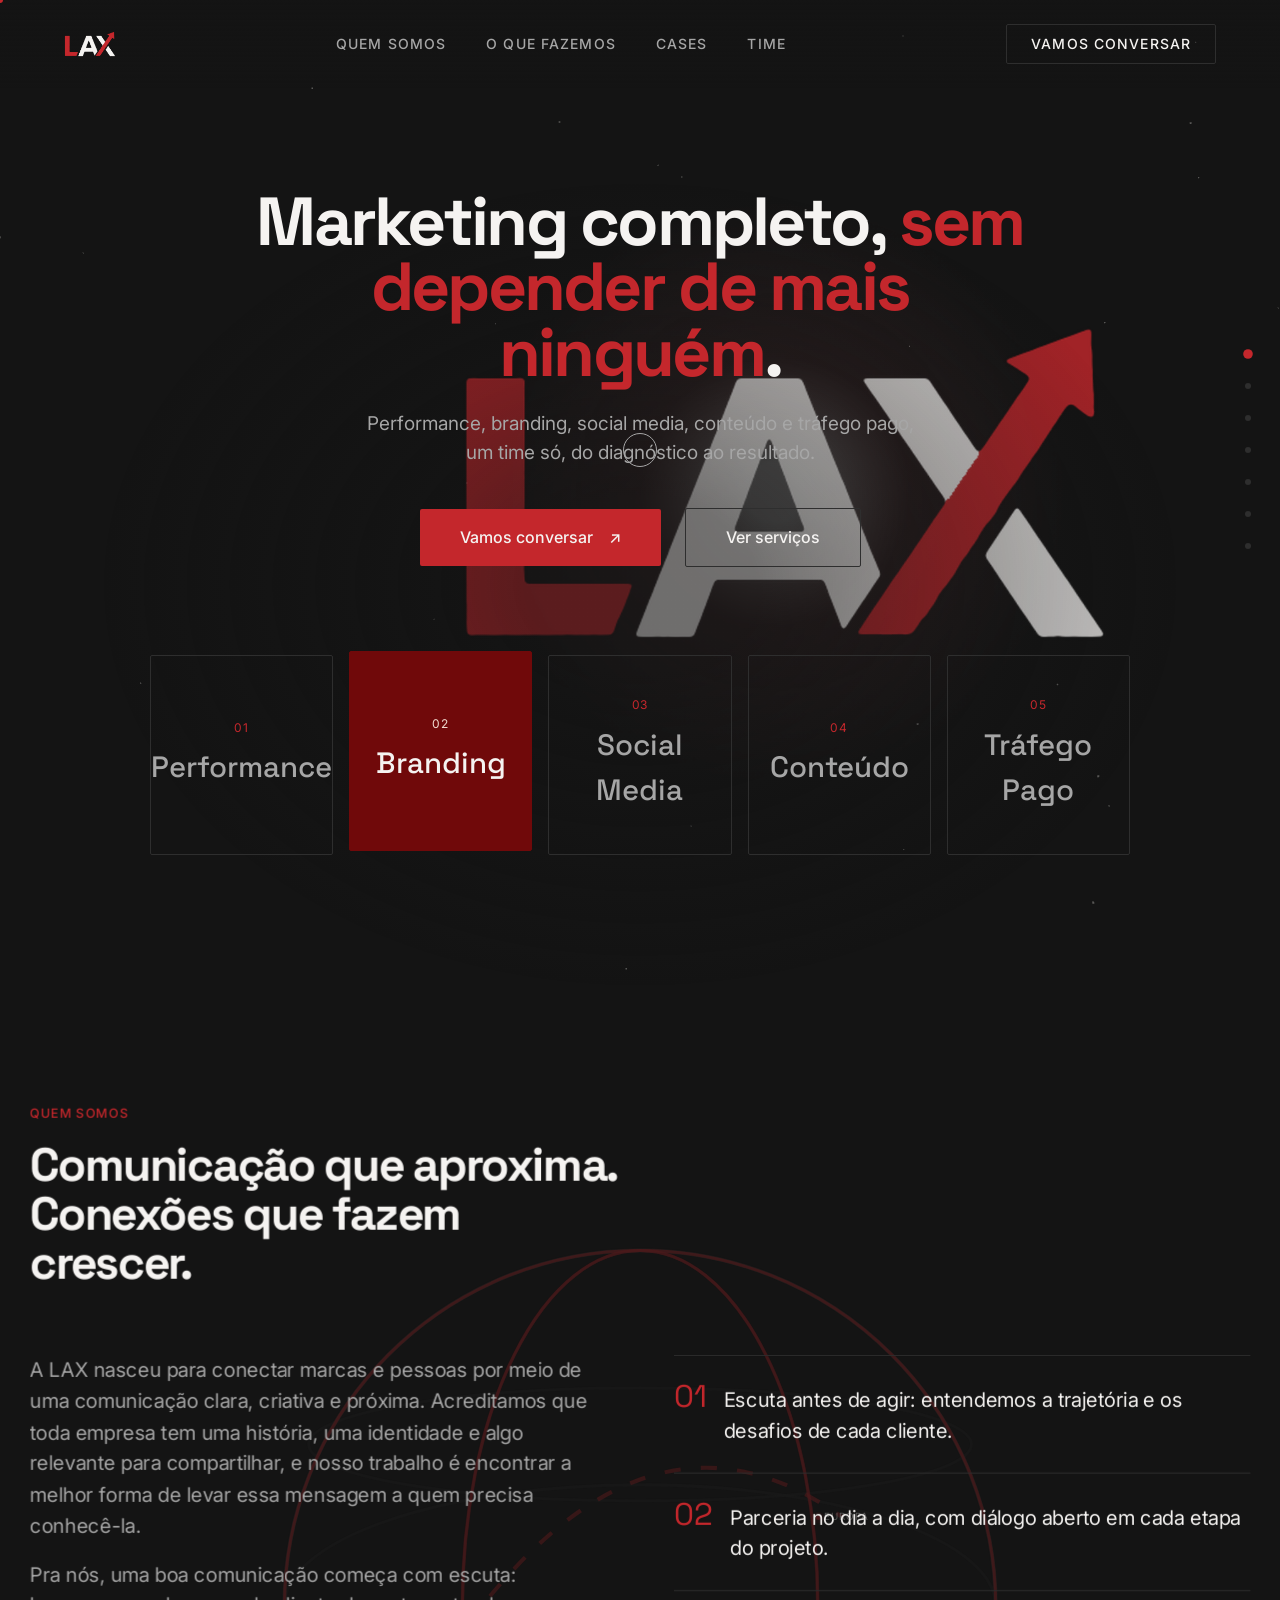
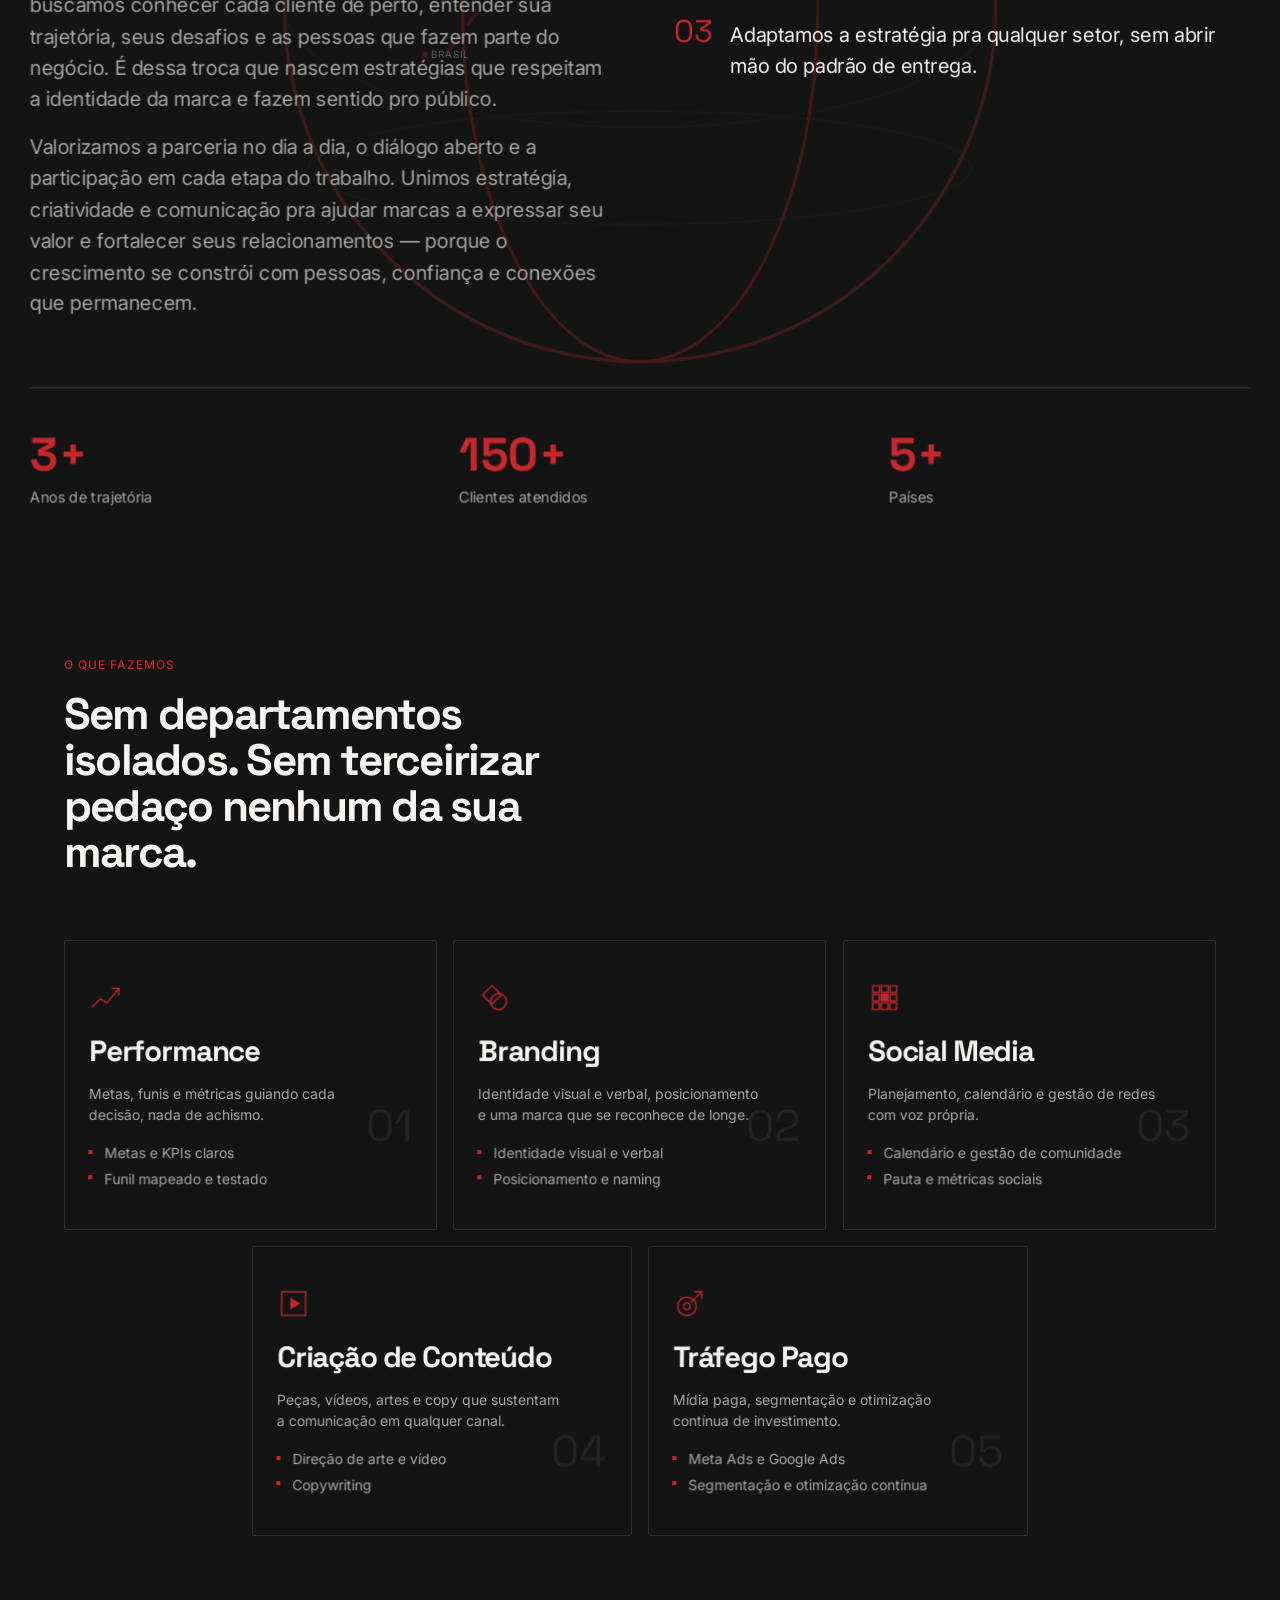
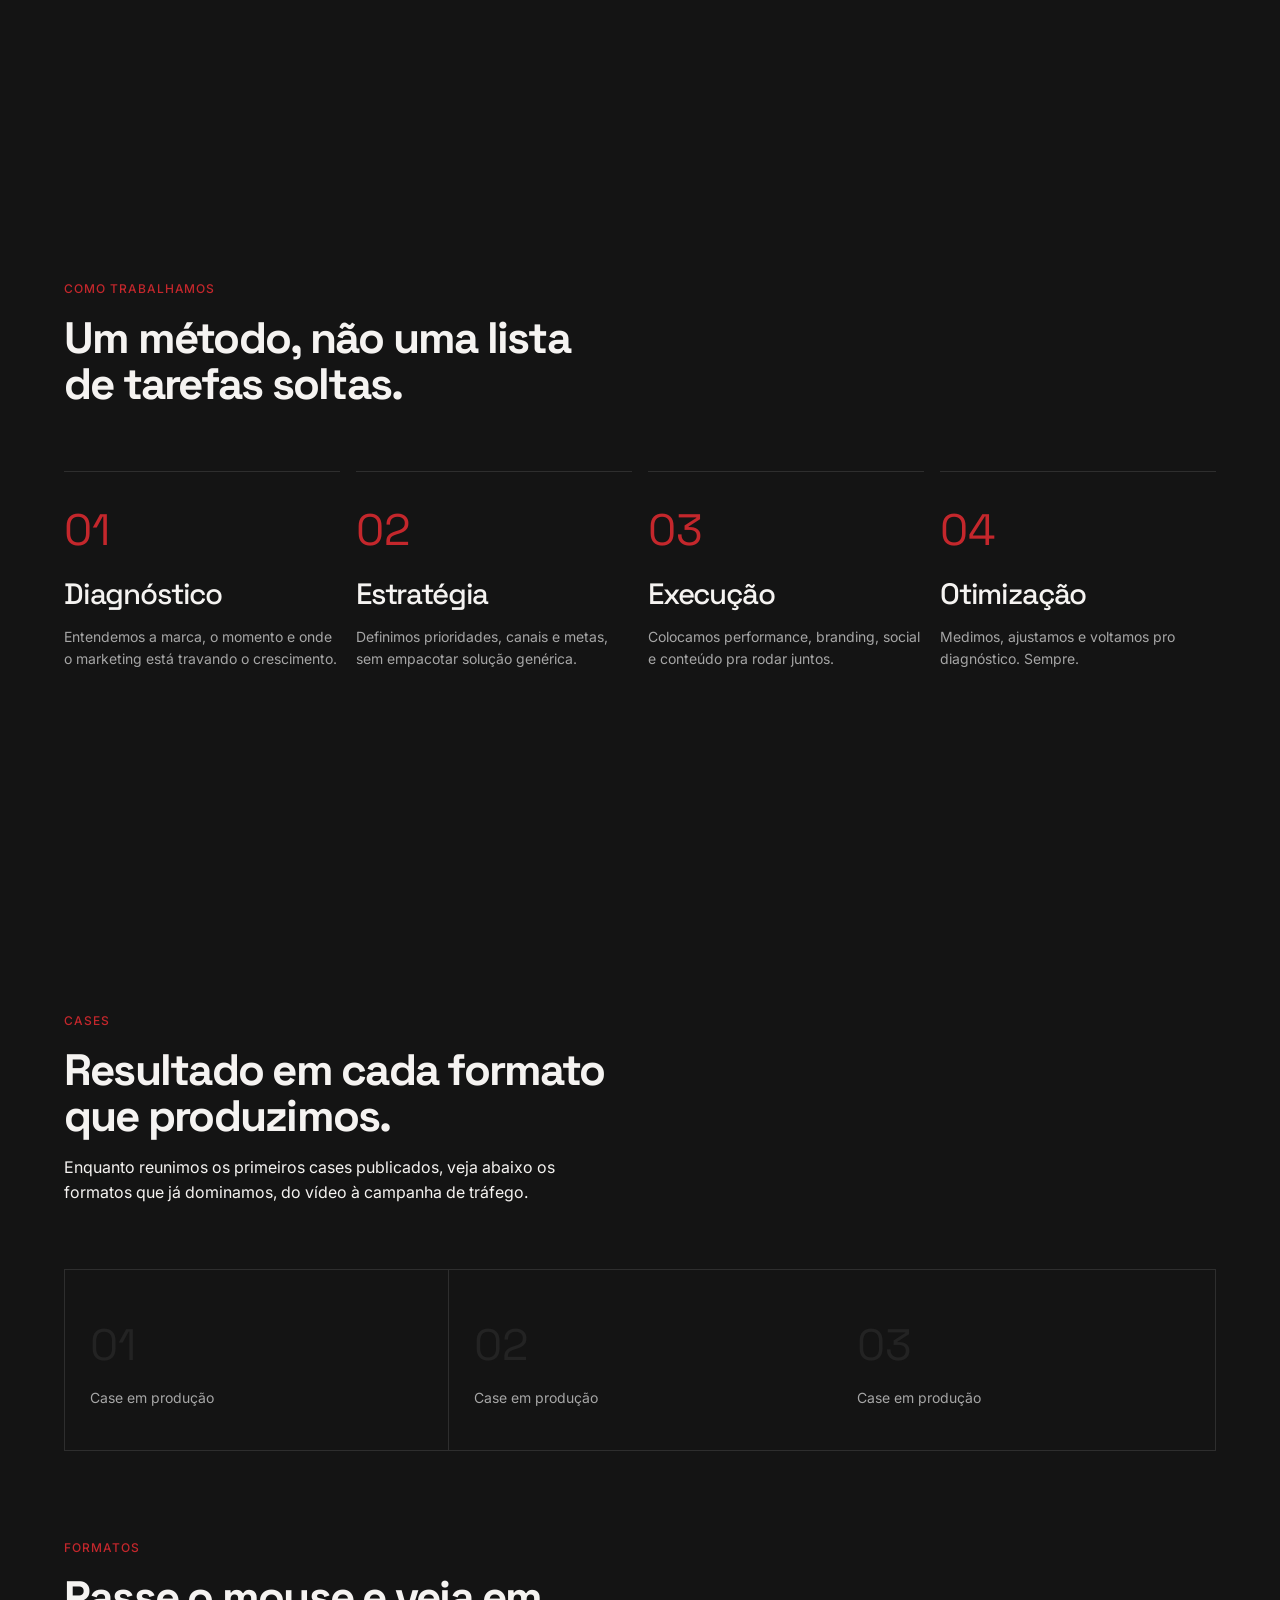
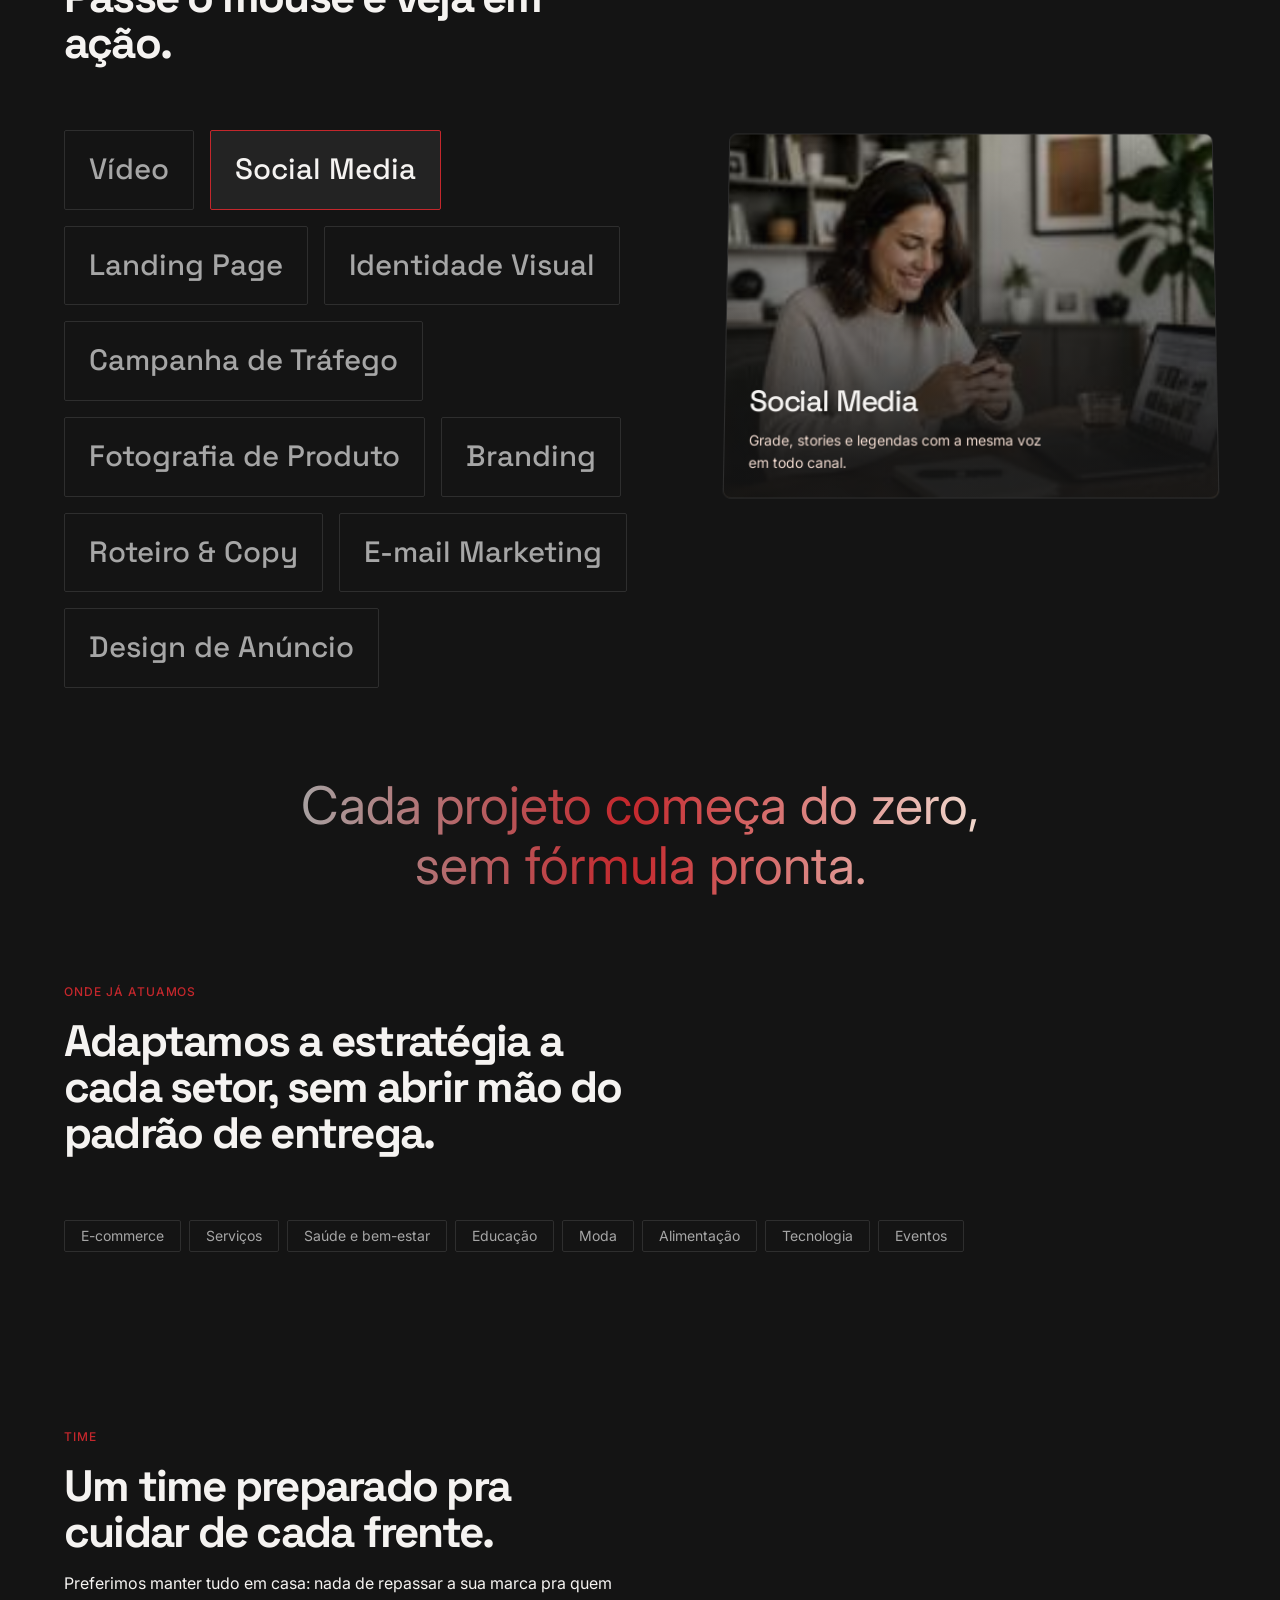
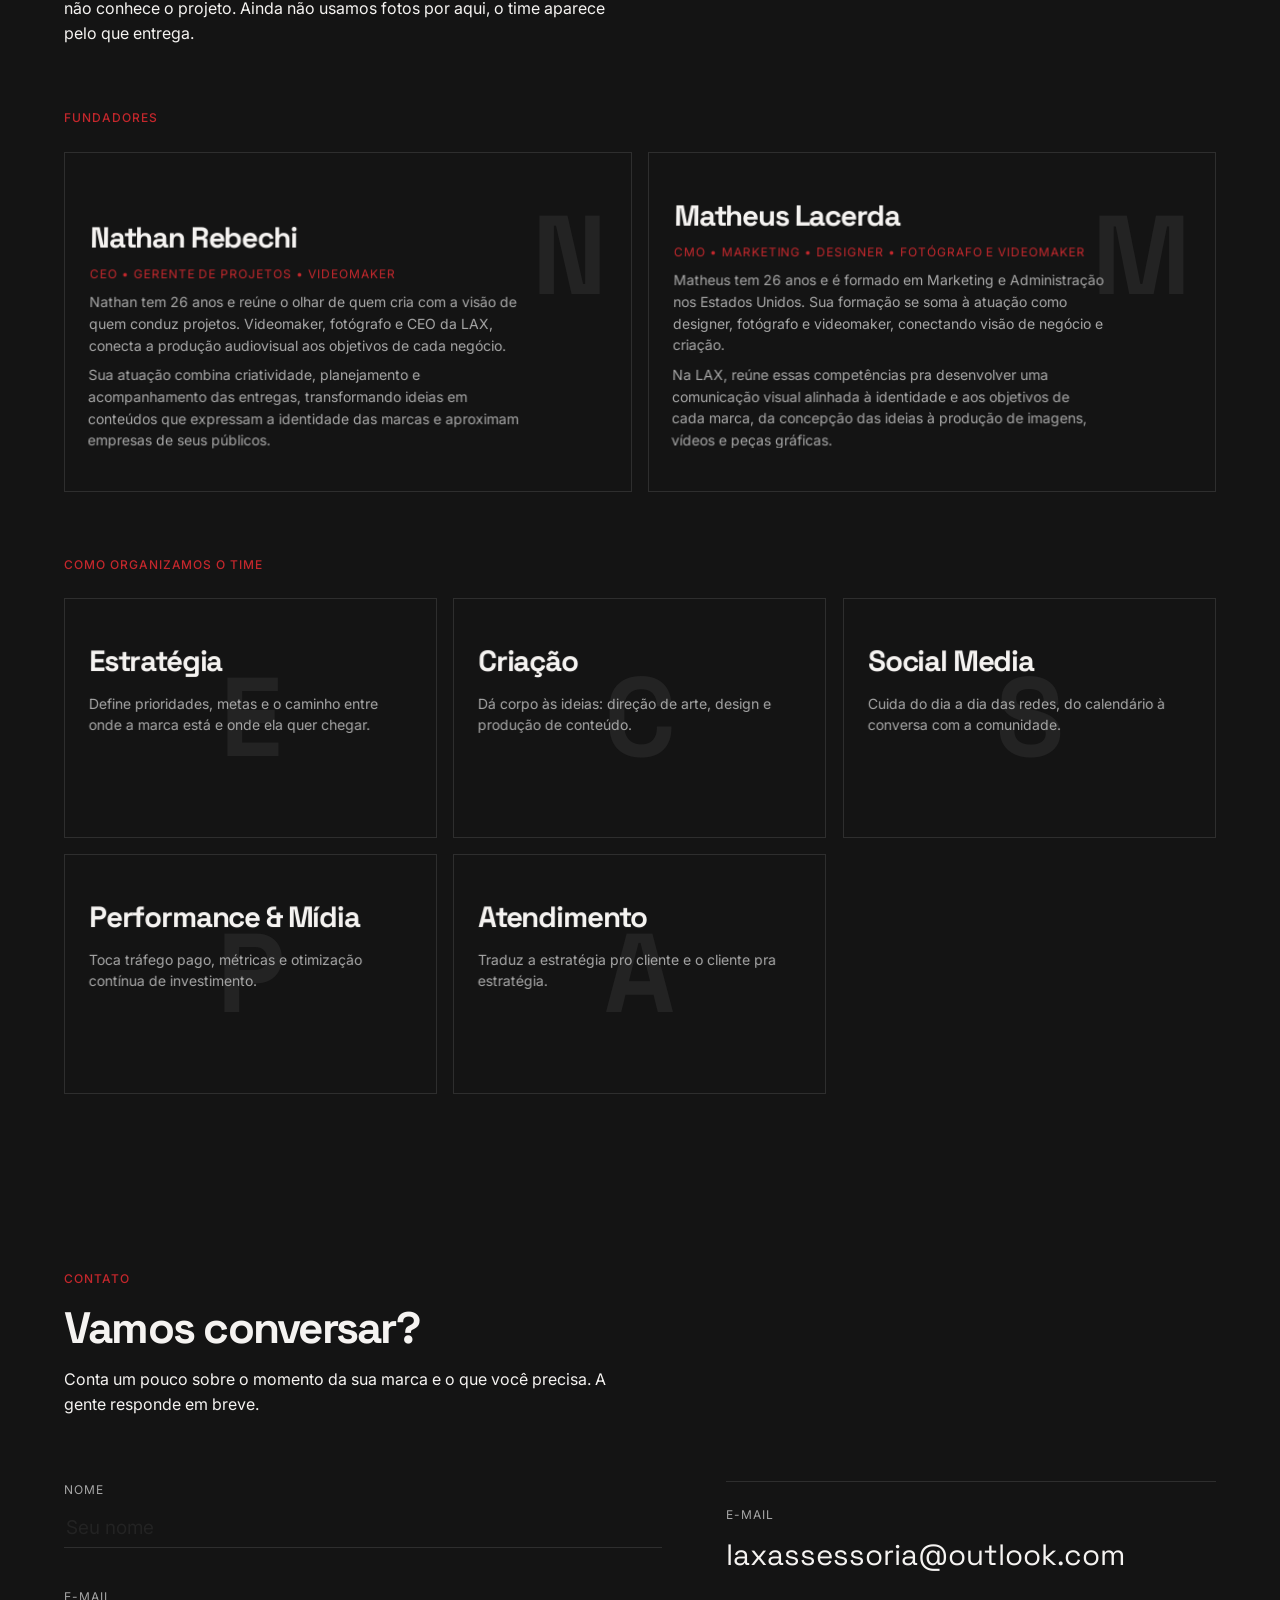
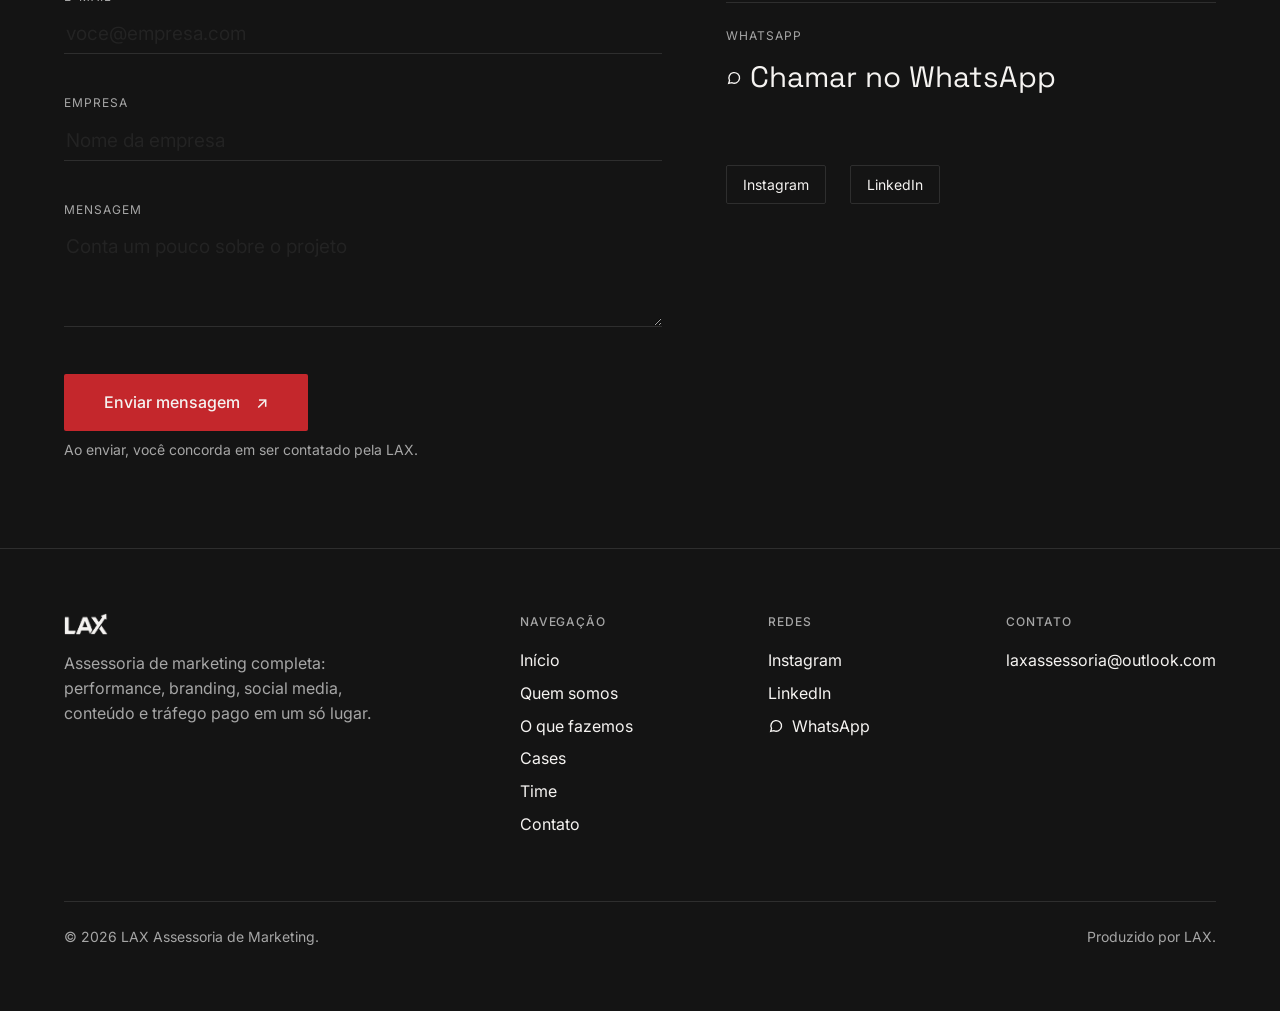
<file: index.html>
<!doctype html>
<html lang="pt-BR">
<head>
  <meta charset="UTF-8" />
  <meta name="viewport" content="width=device-width, initial-scale=1" />
  <title>LAX — Assessoria de Marketing Completa</title>
  <meta name="description" content="A LAX reúne performance, branding, social media, criação de conteúdo e tráfego pago num time só. Conheça quem somos, como trabalhamos e fale com a gente." />
  <link rel="icon" href="assets/img/logo/lax-color.png" type="image/png" />
  <link rel="stylesheet" href="assets/css/tokens.css" />
  <link rel="stylesheet" href="assets/css/style.css" />
</head>
<body>
  <div class="cursor-dot" aria-hidden="true"></div>
  <div class="cursor-ring" aria-hidden="true"></div>
  <div class="scroll-progress" aria-hidden="true"><span class="scroll-progress-fill"></span></div>
  <a class="skip-link" href="#main">Pular para o conteúdo</a>

  <nav class="site-nav">
    <a class="brand" href="#inicio" aria-label="LAX — topo da página">
      <img src="assets/img/logo/lax-color.png" alt="LAX" width="90" height="26" />
    </a>
    <ul class="nav-links">
      <li><a href="#quem-somos" data-section="quem-somos">Quem somos</a></li>
      <li><a href="#servicos" data-section="servicos">O que fazemos</a></li>
      <li><a href="#cases" data-section="cases">Cases</a></li>
      <li><a href="#time" data-section="time">Time</a></li>
    </ul>
    <a class="nav-cta" href="#contato" data-section="contato">Vamos conversar</a>
    <button class="nav-toggle" type="button" aria-expanded="false" aria-controls="mobileMenu" aria-label="Abrir menu">
      <span></span><span></span><span></span>
    </button>
  </nav>

  <div class="mobile-menu" id="mobileMenu">
    <a href="#inicio" data-section="inicio">Início</a>
    <a href="#quem-somos" data-section="quem-somos">Quem somos</a>
    <a href="#servicos" data-section="servicos">O que fazemos</a>
    <a href="#cases" data-section="cases">Cases</a>
    <a href="#time" data-section="time">Time</a>
    <a href="#contato" data-section="contato">Contato</a>
  </div>

  <nav class="section-nav" aria-label="Seções da página">
    <a href="#inicio" data-section="inicio" aria-label="Início"><span></span></a>
    <a href="#quem-somos" data-section="quem-somos" aria-label="Quem somos"><span></span></a>
    <a href="#servicos" data-section="servicos" aria-label="O que fazemos"><span></span></a>
    <a href="#metodo" data-section="metodo" aria-label="Como trabalhamos"><span></span></a>
    <a href="#cases" data-section="cases" aria-label="Cases"><span></span></a>
    <a href="#time" data-section="time" aria-label="Time"><span></span></a>
    <a href="#contato" data-section="contato" aria-label="Contato"><span></span></a>
  </nav>

  <div class="chapter-marker" aria-hidden="true">
    <span class="chapter-marker-num">01</span>
    <span class="chapter-marker-label">Quem somos</span>
  </div>

  <div class="astro-wrap" id="astroWrap" role="button" tabindex="0" aria-label="Mascote LAX, um pequeno astronauta">
    <div class="astro-hover-scale">
      <div class="astro-float">
        <svg class="astro-svg" viewBox="0 -8 100 136" aria-hidden="true">
          <defs>
            <radialGradient id="astroHelmetGrad" cx="33%" cy="26%" r="80%">
              <stop offset="0%" stop-color="#ffffff" />
              <stop offset="50%" stop-color="#f0eeeb" />
              <stop offset="100%" stop-color="#b6b1ab" />
            </radialGradient>
            <radialGradient id="astroVisorGrad" cx="30%" cy="24%" r="85%">
              <stop offset="0%" stop-color="#454545" />
              <stop offset="100%" stop-color="#0e0e0e" />
            </radialGradient>
            <linearGradient id="astroBodyGrad" x1="0" y1="0" x2="0" y2="1">
              <stop offset="0%" stop-color="#ffffff" />
              <stop offset="100%" stop-color="#c9c5bf" />
            </linearGradient>
            <radialGradient id="astroArmGrad" cx="32%" cy="28%" r="80%">
              <stop offset="0%" stop-color="#ffffff" />
              <stop offset="100%" stop-color="#bdb9b3" />
            </radialGradient>
          </defs>
          <ellipse class="astro-shadow" cx="50" cy="122" rx="17" ry="4" />
          <rect class="astro-pack" x="25" y="60" width="9" height="36" rx="4.5" />
          <rect class="astro-pack" x="66" y="60" width="9" height="36" rx="4.5" />
          <rect class="astro-foot" x="33" y="102" width="13" height="10" rx="5" />
          <rect class="astro-foot" x="54" y="102" width="13" height="10" rx="5" />
          <rect class="astro-body" x="26" y="58" width="48" height="50" rx="24" />
          <ellipse class="astro-shade" cx="63" cy="92" rx="15" ry="19" />
          <rect class="astro-belt" x="26" y="88" width="48" height="5" />
          <circle class="astro-badge astro-badge--a" cx="42" cy="72" r="2.6" />
          <circle class="astro-badge astro-badge--b" cx="50" cy="72" r="2.6" />
          <circle class="astro-badge astro-badge--c" cx="58" cy="72" r="2.6" />
          <circle class="astro-arm" cx="19" cy="80" r="8" />
          <circle class="astro-arm" cx="81" cy="80" r="8" />
          <ellipse class="astro-collar" cx="50" cy="59" rx="18" ry="5" />
          <circle class="astro-helmet" cx="50" cy="34" r="33" />
          <ellipse class="astro-shade astro-shade--helmet" cx="61" cy="46" rx="17" ry="15" />
          <ellipse class="astro-visor" cx="50" cy="36" rx="22" ry="20" />
          <path class="astro-visor-shine" d="M32 26 Q39 15 51 13" />
          <rect class="astro-antenna" x="47" y="-4" width="6" height="10" rx="2" />
          <circle class="astro-antenna-light" cx="50" cy="-4" r="4" />
        </svg>
      </div>
    </div>
  </div>

  <main id="main">
    <section class="hero story-section" id="inicio">
      <div class="hero-aurora" aria-hidden="true">
        <span class="blob blob-a"></span>
        <span class="blob blob-b"></span>
        <span class="blob blob-c"></span>
      </div>
      <canvas class="hero-webgl" id="heroWebgl" aria-hidden="true"></canvas>
      <div class="hero-webgl-veil" aria-hidden="true"></div>
      <div class="container hero-inner">
        <h1 class="hero-heading" data-reveal>Marketing completo, <em>sem depender de mais ninguém</em>.</h1>
        <p class="hero-sub" data-reveal>Performance, branding, social media, conteúdo e tráfego pago, um time só, do diagnóstico ao resultado.</p>

        <div class="hero-actions" data-reveal>
          <a class="btn" href="#contato">Vamos conversar <span class="btn-arrow">↗</span></a>
          <a class="btn btn-ghost" href="#servicos">Ver serviços</a>
        </div>

        <div class="service-grid" data-reveal>
          <button type="button" class="service-tile" data-theme="dark" aria-pressed="false">
            <span class="index">01</span><span class="label">Performance</span>
          </button>
          <button type="button" class="service-tile" data-theme="wine" aria-pressed="false">
            <span class="index">02</span><span class="label">Branding</span>
          </button>
          <button type="button" class="service-tile" data-theme="dark" aria-pressed="false">
            <span class="index">03</span><span class="label">Social Media</span>
          </button>
          <button type="button" class="service-tile" data-theme="wine" aria-pressed="false">
            <span class="index">04</span><span class="label">Conteúdo</span>
          </button>
          <button type="button" class="service-tile" data-theme="dark" aria-pressed="false">
            <span class="index">05</span><span class="label">Tráfego Pago</span>
          </button>
        </div>
      </div>
    </section>

    <section class="story-section" id="quem-somos">
      <div class="globe-wrap" aria-hidden="true">
        <svg class="globe-sphere" viewBox="0 0 200 200">
          <circle class="globe-outline" cx="100" cy="100" r="88" />
          <ellipse class="globe-lat" cx="100" cy="60" rx="82" ry="14" />
          <ellipse class="globe-lat" cx="100" cy="100" rx="88" ry="30" />
          <ellipse class="globe-lat" cx="100" cy="140" rx="82" ry="14" />
          <ellipse class="globe-meridian" data-phase="0" cx="100" cy="100" rx="88" ry="88" />
          <ellipse class="globe-meridian" data-phase="1.047" cx="100" cy="100" rx="88" ry="88" />
          <ellipse class="globe-meridian" data-phase="2.094" cx="100" cy="100" rx="88" ry="88" />
          <ellipse class="globe-meridian" data-phase="3.141" cx="100" cy="100" rx="88" ry="88" />
          <ellipse class="globe-meridian" data-phase="4.188" cx="100" cy="100" rx="88" ry="88" />
          <ellipse class="globe-meridian" data-phase="5.235" cx="100" cy="100" rx="88" ry="88" />
        </svg>
        <svg class="globe-arc" viewBox="0 0 200 200">
          <path d="M 52 112 Q 100 42 150 78" />
        </svg>
        <span class="globe-pin globe-pin--brasil" style="--pin-x: 26%; --pin-y: 56%">
          <span class="globe-pin-dot"></span>Brasil
        </span>
        <span class="globe-pin globe-pin--europa" style="--pin-x: 75%; --pin-y: 39%">
          <span class="globe-pin-dot"></span>Europa
        </span>
      </div>
      <div class="container">
        <div class="section-head" data-reveal>
          <p class="eyebrow">Quem somos</p>
          <h2>Comunicação que aproxima. Conexões que fazem crescer.</h2>
        </div>
        <div class="about-grid">
          <div class="about-lead" data-reveal>
            <p>A LAX nasceu para conectar marcas e pessoas por meio de uma comunicação clara, criativa e próxima. Acreditamos que toda empresa tem uma história, uma identidade e algo relevante para compartilhar, e nosso trabalho é encontrar a melhor forma de levar essa mensagem a quem precisa conhecê-la.</p>
            <p>Pra nós, uma boa comunicação começa com escuta: buscamos conhecer cada cliente de perto, entender sua trajetória, seus desafios e as pessoas que fazem parte do negócio. É dessa troca que nascem estratégias que respeitam a identidade da marca e fazem sentido pro público.</p>
            <p>Valorizamos a parceria no dia a dia, o diálogo aberto e a participação em cada etapa do trabalho. Unimos estratégia, criatividade e comunicação pra ajudar marcas a expressar seu valor e fortalecer seus relacionamentos — porque o crescimento se constrói com pessoas, confiança e conexões que permanecem.</p>
          </div>
          <ul class="value-list" data-reveal>
            <li><span class="value-mark">01</span>Escuta antes de agir: entendemos a trajetória e os desafios de cada cliente.</li>
            <li><span class="value-mark">02</span>Parceria no dia a dia, com diálogo aberto em cada etapa do projeto.</li>
            <li><span class="value-mark">03</span>Adaptamos a estratégia pra qualquer setor, sem abrir mão do padrão de entrega.</li>
          </ul>
        </div>

        <div class="stat-row" data-reveal>
          <div class="stat-item">
            <p class="stat-number">3+</p>
            <p class="stat-label">Anos de trajetória</p>
          </div>
          <div class="stat-item">
            <p class="stat-number">150+</p>
            <p class="stat-label">Clientes atendidos</p>
          </div>
          <div class="stat-item">
            <p class="stat-number">5+</p>
            <p class="stat-label">Países</p>
          </div>
        </div>
      </div>
    </section>

    <section class="story-section" id="servicos">
      <div class="container">
        <div class="section-head" data-reveal>
          <p class="eyebrow">O que fazemos</p>
          <h2>Sem departamentos isolados. Sem terceirizar pedaço nenhum da sua marca.</h2>
        </div>
        <div class="pillars-grid">
          <div class="pillar-card" data-reveal data-flap style="--delay: 0.0s">
            <span class="pillar-num" data-parallax="0.06" aria-hidden="true">01</span>
            <div data-tilt="4">
              <span class="pillar-icon" aria-hidden="true">
                <svg viewBox="0 0 48 48" fill="none" stroke="currentColor" stroke-width="2">
                  <polyline points="4,38 16,26 26,32 44,10" stroke-linecap="square" stroke-linejoin="miter" />
                  <polyline points="34,10 44,10 44,20" stroke-linecap="square" stroke-linejoin="miter" />
                </svg>
              </span>
              <h3>Performance</h3>
              <p>Metas, funis e métricas guiando cada decisão, nada de achismo.</p>
              <ul class="pillar-list">
                <li>Metas e KPIs claros</li>
                <li>Funil mapeado e testado</li>
              </ul>
            </div>
          </div>
          <div class="pillar-card" data-reveal data-flap style="--delay: 0.08s">
            <span class="pillar-num" data-parallax="0.06" aria-hidden="true">02</span>
            <div data-tilt="4">
              <span class="pillar-icon" aria-hidden="true">
                <svg viewBox="0 0 48 48" fill="none" stroke="currentColor" stroke-width="2">
                  <rect x="10" y="10" width="20" height="20" transform="rotate(45 20 20)" />
                  <circle cx="30" cy="30" r="12" />
                </svg>
              </span>
              <h3>Branding</h3>
              <p>Identidade visual e verbal, posicionamento e uma marca que se reconhece de longe.</p>
              <ul class="pillar-list">
                <li>Identidade visual e verbal</li>
                <li>Posicionamento e naming</li>
              </ul>
            </div>
          </div>
          <div class="pillar-card" data-reveal data-flap style="--delay: 0.16s">
            <span class="pillar-num" data-parallax="0.06" aria-hidden="true">03</span>
            <div data-tilt="4">
              <span class="pillar-icon" aria-hidden="true">
                <svg viewBox="0 0 48 48" fill="none" stroke="currentColor" stroke-width="2">
                  <rect x="6" y="6" width="10" height="10" />
                  <rect x="19" y="6" width="10" height="10" />
                  <rect x="32" y="6" width="10" height="10" />
                  <rect x="6" y="19" width="10" height="10" />
                  <rect x="19" y="19" width="10" height="10" fill="currentColor" />
                  <rect x="32" y="19" width="10" height="10" />
                  <rect x="6" y="32" width="10" height="10" />
                  <rect x="19" y="32" width="10" height="10" />
                  <rect x="32" y="32" width="10" height="10" />
                </svg>
              </span>
              <h3>Social Media</h3>
              <p>Planejamento, calendário e gestão de redes com voz própria.</p>
              <ul class="pillar-list">
                <li>Calendário e gestão de comunidade</li>
                <li>Pauta e métricas sociais</li>
              </ul>
            </div>
          </div>
          <div class="pillar-card" data-reveal data-flap style="--delay: 0.24s">
            <span class="pillar-num" data-parallax="0.06" aria-hidden="true">04</span>
            <div data-tilt="4">
              <span class="pillar-icon" aria-hidden="true">
                <svg viewBox="0 0 48 48" fill="none" stroke="currentColor" stroke-width="2">
                  <rect x="6" y="6" width="36" height="36" />
                  <path d="M19 15 L34 24 L19 33 Z" fill="currentColor" stroke="none" />
                </svg>
              </span>
              <h3>Criação de Conteúdo</h3>
              <p>Peças, vídeos, artes e copy que sustentam a comunicação em qualquer canal.</p>
              <ul class="pillar-list">
                <li>Direção de arte e vídeo</li>
                <li>Copywriting</li>
              </ul>
            </div>
          </div>
          <div class="pillar-card" data-reveal data-flap style="--delay: 0.32s">
            <span class="pillar-num" data-parallax="0.06" aria-hidden="true">05</span>
            <div data-tilt="4">
              <span class="pillar-icon" aria-hidden="true">
                <svg viewBox="0 0 48 48" fill="none" stroke="currentColor" stroke-width="2">
                  <circle cx="20" cy="28" r="14" />
                  <circle cx="20" cy="28" r="5" />
                  <polyline points="26,22 42,6" stroke-linecap="square" />
                  <polyline points="32,6 42,6 42,16" stroke-linecap="square" />
                </svg>
              </span>
              <h3>Tráfego Pago</h3>
              <p>Mídia paga, segmentação e otimização contínua de investimento.</p>
              <ul class="pillar-list">
                <li>Meta Ads e Google Ads</li>
                <li>Segmentação e otimização contínua</li>
              </ul>
            </div>
          </div>
        </div>
      </div>
    </section>

    <section class="story-section" id="metodo">
      <div class="container">
        <div class="section-head" data-reveal>
          <p class="eyebrow">Como trabalhamos</p>
          <h2>Um método, não uma lista de tarefas soltas.</h2>
        </div>
        <div class="process-list">
          <div class="process-step" data-reveal>
            <p class="index">01</p>
            <h3>Diagnóstico</h3>
            <p>Entendemos a marca, o momento e onde o marketing está travando o crescimento.</p>
          </div>
          <div class="process-step" data-reveal>
            <p class="index">02</p>
            <h3>Estratégia</h3>
            <p>Definimos prioridades, canais e metas, sem empacotar solução genérica.</p>
          </div>
          <div class="process-step" data-reveal>
            <p class="index">03</p>
            <h3>Execução</h3>
            <p>Colocamos performance, branding, social e conteúdo pra rodar juntos.</p>
          </div>
          <div class="process-step" data-reveal>
            <p class="index">04</p>
            <h3>Otimização</h3>
            <p>Medimos, ajustamos e voltamos pro diagnóstico. Sempre.</p>
          </div>
        </div>
      </div>
    </section>

    <section class="story-section" id="cases">
      <div class="container">
        <div class="section-head" data-reveal>
          <p class="eyebrow">Cases</p>
          <h2>Resultado em cada formato que produzimos.</h2>
          <p>Enquanto reunimos os primeiros cases publicados, veja abaixo os formatos que já dominamos, do vídeo à campanha de tráfego.</p>
        </div>

        <div class="empty-state">
          <div class="empty-slot" data-reveal data-flap style="--delay: 0.0s">
            <p class="index">01</p>
            <p>Case em produção</p>
          </div>
          <div class="empty-slot" data-reveal data-flap style="--delay: 0.1s">
            <p class="index">02</p>
            <p>Case em produção</p>
          </div>
          <div class="empty-slot" data-reveal data-flap style="--delay: 0.2s">
            <p class="index">03</p>
            <p>Case em produção</p>
          </div>
        </div>

        <div class="story-block">
          <div class="section-head" data-reveal>
            <p class="eyebrow">Formatos</p>
            <h2>Passe o mouse e veja em ação.</h2>
          </div>

          <div class="format-lab" data-reveal>
            <div class="format-chips">
              <button type="button" class="format-chip" data-format="video" style="--delay: 0s" aria-pressed="true">Vídeo</button>
              <button type="button" class="format-chip" data-format="social" style="--delay: 0.3s" aria-pressed="false">Social Media</button>
              <button type="button" class="format-chip" data-format="landing" style="--delay: 0.6s" aria-pressed="false">Landing Page</button>
              <button type="button" class="format-chip" data-format="identidade" style="--delay: 0.9s" aria-pressed="false">Identidade Visual</button>
              <button type="button" class="format-chip" data-format="trafego" style="--delay: 1.2s" aria-pressed="false">Campanha de Tráfego</button>
              <button type="button" class="format-chip" data-format="foto" style="--delay: 1.5s" aria-pressed="false">Fotografia de Produto</button>
              <button type="button" class="format-chip" data-format="branding" style="--delay: 1.8s" aria-pressed="false">Branding</button>
              <button type="button" class="format-chip" data-format="copy" style="--delay: 2.1s" aria-pressed="false">Roteiro &amp; Copy</button>
              <button type="button" class="format-chip" data-format="email" style="--delay: 2.4s" aria-pressed="false">E-mail Marketing</button>
              <button type="button" class="format-chip" data-format="anuncio" style="--delay: 2.7s" aria-pressed="false">Design de Anúncio</button>
            </div>

            <div class="format-preview" data-tilt="6">
              <div class="format-preview-panel is-active" data-panel="video">
                <img src="assets/img/formats/video.jpg" alt="Pessoa gravando um vídeo com celular em tripé e ring light" loading="lazy" />
                <div class="format-preview-caption">
                  <h4>Vídeo</h4>
                  <p>Peças em vídeo prontas pra qualquer feed, do teaser ao anúncio.</p>
                  <span class="progress-track"><span class="progress-fill"></span></span>
                </div>
              </div>
              <div class="format-preview-panel" data-panel="social">
                <img src="assets/img/formats/social.jpg" alt="Pessoa gerenciando redes sociais no celular e no notebook" loading="lazy" />
                <div class="format-preview-caption">
                  <h4>Social Media</h4>
                  <p>Grade, stories e legendas com a mesma voz em todo canal.</p>
                </div>
              </div>
              <div class="format-preview-panel" data-panel="landing">
                <img src="assets/img/formats/landing.jpg" alt="Mãos digitando com uma landing page aberta na tela do notebook" loading="lazy" />
                <div class="format-preview-caption">
                  <h4>Landing Page</h4>
                  <p>Página feita pra converter tráfego de campanha em contato.</p>
                </div>
              </div>
              <div class="format-preview-panel" data-panel="identidade">
                <img src="assets/img/formats/identidade.jpg" alt="Mesa de design com paleta de cores, sketchbook de logo e cartela pantone" loading="lazy" />
                <div class="format-preview-caption">
                  <h4>Identidade Visual</h4>
                  <p>Paleta, tipografia e sistema gráfico que sustentam a marca.</p>
                </div>
              </div>
              <div class="format-preview-panel" data-panel="trafego">
                <img src="assets/img/formats/trafego.jpg" alt="Tela mostrando dashboard de métricas de campanha de tráfego" loading="lazy" />
                <div class="format-preview-caption">
                  <h4>Campanha de Tráfego</h4>
                  <p>Segmentação e mídia paga apontadas pro objetivo certo.</p>
                </div>
              </div>
              <div class="format-preview-panel" data-panel="foto">
                <img src="assets/img/formats/foto.jpg" alt="Fotógrafo montando iluminação de estúdio pra fotografar um produto" loading="lazy" />
                <div class="format-preview-caption">
                  <h4>Fotografia de Produto</h4>
                  <p>Imagem de catálogo com luz e composição consistentes.</p>
                </div>
              </div>
              <div class="format-preview-panel" data-panel="branding">
                <img src="assets/img/formats/branding.jpg" alt="Materiais de identidade de marca: cartões, caderno e amostras" loading="lazy" />
                <div class="format-preview-caption">
                  <h4>Branding</h4>
                  <p>Posicionamento e discurso por trás de cada peça que sai.</p>
                </div>
              </div>
              <div class="format-preview-panel" data-panel="copy">
                <img src="assets/img/formats/copy.jpg" alt="Pessoa escrevendo roteiro à mão ao lado de um notebook" loading="lazy" />
                <div class="format-preview-caption">
                  <h4>Roteiro &amp; Copy</h4>
                  <p>Texto que carrega a estratégia em qualquer formato.</p>
                </div>
              </div>
              <div class="format-preview-panel" data-panel="email">
                <img src="assets/img/formats/email.jpg" alt="Tela de notebook mostrando um template de e-mail marketing sendo criado" loading="lazy" />
                <div class="format-preview-caption">
                  <h4>E-mail Marketing</h4>
                  <p>Fluxos e disparos que mantêm a base aquecida.</p>
                </div>
              </div>
              <div class="format-preview-panel" data-panel="anuncio">
                <img src="assets/img/formats/anuncio.jpg" alt="Designer criando uma peça de anúncio em um monitor grande" loading="lazy" />
                <div class="format-preview-caption">
                  <h4>Design de Anúncio</h4>
                  <p>Arte estática pensada pra performar em campanha.</p>
                </div>
              </div>
            </div>
          </div>
        </div>

        <div class="story-block">
          <p class="shimmer-statement" data-reveal>Cada projeto começa do zero, sem fórmula pronta.</p>
        </div>

        <div class="story-block">
          <div class="section-head" data-reveal>
            <p class="eyebrow">Onde já atuamos</p>
            <h2>Adaptamos a estratégia a cada setor, sem abrir mão do padrão de entrega.</h2>
          </div>
          <div class="tag-cloud tag-cloud--float" data-reveal>
            <span style="--delay: 0s">E-commerce</span>
            <span style="--delay: 0.4s">Serviços</span>
            <span style="--delay: 0.8s">Saúde e bem-estar</span>
            <span style="--delay: 1.2s">Educação</span>
            <span style="--delay: 1.6s">Moda</span>
            <span style="--delay: 2s">Alimentação</span>
            <span style="--delay: 2.4s">Tecnologia</span>
            <span style="--delay: 2.8s">Eventos</span>
          </div>
        </div>
      </div>
    </section>

    <section class="story-section" id="time">
      <div class="container">
        <div class="section-head" data-reveal>
          <p class="eyebrow">Time</p>
          <h2>Um time preparado pra cuidar de cada frente.</h2>
          <p>Preferimos manter tudo em casa: nada de repassar a sua marca pra quem não conhece o projeto. Ainda não usamos fotos por aqui, o time aparece pelo que entrega.</p>
        </div>

        <p class="eyebrow" data-reveal style="margin-bottom: var(--space-4)">Fundadores</p>
        <div class="founders-grid">
          <div class="founder-card" data-reveal data-flap style="--delay: 0s">
            <span class="founder-mark" aria-hidden="true">N</span>
            <div class="founder-card-inner" data-tilt="4">
              <h3>Nathan Rebechi</h3>
              <p class="founder-role">CEO • Gerente de projetos • Videomaker</p>
              <p>Nathan tem 26 anos e reúne o olhar de quem cria com a visão de quem conduz projetos. Videomaker, fotógrafo e CEO da LAX, conecta a produção audiovisual aos objetivos de cada negócio.</p>
              <p>Sua atuação combina criatividade, planejamento e acompanhamento das entregas, transformando ideias em conteúdos que expressam a identidade das marcas e aproximam empresas de seus públicos.</p>
            </div>
          </div>
          <div class="founder-card" data-reveal data-flap style="--delay: 0.08s">
            <span class="founder-mark" aria-hidden="true">M</span>
            <div class="founder-card-inner" data-tilt="4">
              <h3>Matheus Lacerda</h3>
              <p class="founder-role">CMO • Marketing • Designer • Fotógrafo e videomaker</p>
              <p>Matheus tem 26 anos e é formado em Marketing e Administração nos Estados Unidos. Sua formação se soma à atuação como designer, fotógrafo e videomaker, conectando visão de negócio e criação.</p>
              <p>Na LAX, reúne essas competências pra desenvolver uma comunicação visual alinhada à identidade e aos objetivos de cada marca, da concepção das ideias à produção de imagens, vídeos e peças gráficas.</p>
            </div>
          </div>
        </div>

        <p class="eyebrow" data-reveal style="margin-top: var(--space-6); margin-bottom: var(--space-4)">Como organizamos o time</p>
        <div class="role-grid">
          <div class="role-card" data-reveal data-flap style="--delay: 0.0s">
            <span class="role-mark" aria-hidden="true">E</span>
            <div class="role-card-inner" data-tilt="4">
              <h3>Estratégia</h3>
              <p>Define prioridades, metas e o caminho entre onde a marca está e onde ela quer chegar.</p>
            </div>
          </div>
          <div class="role-card" data-reveal data-flap style="--delay: 0.08s">
            <span class="role-mark" aria-hidden="true">C</span>
            <div class="role-card-inner" data-tilt="4">
              <h3>Criação</h3>
              <p>Dá corpo às ideias: direção de arte, design e produção de conteúdo.</p>
            </div>
          </div>
          <div class="role-card" data-reveal data-flap style="--delay: 0.16s">
            <span class="role-mark" aria-hidden="true">S</span>
            <div class="role-card-inner" data-tilt="4">
              <h3>Social Media</h3>
              <p>Cuida do dia a dia das redes, do calendário à conversa com a comunidade.</p>
            </div>
          </div>
          <div class="role-card" data-reveal data-flap style="--delay: 0.24s">
            <span class="role-mark" aria-hidden="true">P</span>
            <div class="role-card-inner" data-tilt="4">
              <h3>Performance &amp; Mídia</h3>
              <p>Toca tráfego pago, métricas e otimização contínua de investimento.</p>
            </div>
          </div>
          <div class="role-card" data-reveal data-flap style="--delay: 0.32s">
            <span class="role-mark" aria-hidden="true">A</span>
            <div class="role-card-inner" data-tilt="4">
              <h3>Atendimento</h3>
              <p>Traduz a estratégia pro cliente e o cliente pra estratégia.</p>
            </div>
          </div>
        </div>
      </div>
    </section>

    <section class="story-section" id="contato">
      <div class="container">
        <div class="section-head" data-reveal>
          <p class="eyebrow">Contato</p>
          <h2>Vamos conversar?</h2>
          <p>Conta um pouco sobre o momento da sua marca e o que você precisa. A gente responde em breve.</p>
        </div>

        <div class="contact-grid">
          <div data-reveal>
            <form name="contato" method="POST" data-netlify="true" netlify-honeypot="bot-field" id="contactForm">
              <input type="hidden" name="form-name" value="contato" />
              <p class="hp-field">
                <label>Não preencha este campo: <input name="bot-field" tabindex="-1" autocomplete="off" /></label>
              </p>

              <div class="field">
                <label for="name">Nome</label>
                <input type="text" id="name" name="name" placeholder="Seu nome" required />
              </div>

              <div class="field">
                <label for="email">E-mail</label>
                <input type="email" id="email" name="email" placeholder="voce@empresa.com" required />
              </div>

              <div class="field">
                <label for="company">Empresa</label>
                <input type="text" id="company" name="company" placeholder="Nome da empresa" />
              </div>

              <div class="field">
                <label for="message">Mensagem</label>
                <textarea id="message" name="message" placeholder="Conta um pouco sobre o projeto" required></textarea>
              </div>

              <button type="submit" class="btn">Enviar mensagem <span class="btn-arrow">↗</span></button>
              <p class="form-note">Ao enviar, você concorda em ser contatado pela LAX.</p>
            </form>
            <div class="form-success" id="formSuccess">
              <p>Mensagem enviada! A gente responde em breve.</p>
            </div>
          </div>

          <div class="contact-info" data-reveal>
            <dl>
              <div class="info-item">
                <dt>E-mail</dt>
                <dd><a href="mailto:laxassessoria@outlook.com">laxassessoria@outlook.com</a></dd>
              </div>
              <div class="info-item">
                <dt>WhatsApp</dt>
                <dd><a class="icon-link" href="https://wa.me/5551991990892" target="_blank" rel="noopener"><svg class="icon" viewBox="0 0 24 24" fill="none" stroke="currentColor" stroke-width="2" aria-hidden="true"><path d="M4 20l1.3-4.3A8 8 0 1 1 8.7 19L4 20Z"/></svg>Chamar no WhatsApp</a></dd>
              </div>
            </dl>
            <div class="social-row">
              <a class="icon-link" href="https://www.instagram.com/laxassessoria/" target="_blank" rel="noopener">Instagram</a>
              <a href="https://linkedin.com/company/laxa" target="_blank" rel="noopener">LinkedIn</a>
            </div>
          </div>
        </div>
      </div>
    </section>
  </main>

  <footer class="site-footer">
    <div class="container">
      <div class="footer-top">
        <div class="footer-col">
          <a class="brand" href="#inicio">
            <img src="assets/img/logo/lax-light.png" alt="LAX" style="height: 22px" />
          </a>
          <p class="text-muted" style="margin-top: var(--space-3); max-width: 32ch">
            Assessoria de marketing completa: performance, branding, social media, conteúdo e tráfego pago em um só lugar.
          </p>
        </div>
        <div class="footer-col">
          <h4>Navegação</h4>
          <nav class="footer-links">
            <a href="#inicio">Início</a>
            <a href="#quem-somos">Quem somos</a>
            <a href="#servicos">O que fazemos</a>
            <a href="#cases">Cases</a>
            <a href="#time">Time</a>
            <a href="#contato">Contato</a>
          </nav>
        </div>
        <div class="footer-col">
          <h4>Redes</h4>
          <nav class="footer-links">
            <a class="icon-link" href="https://www.instagram.com/laxassessoria/" target="_blank" rel="noopener">Instagram</a>
            <a href="https://linkedin.com/company/laxa" target="_blank" rel="noopener">LinkedIn</a>
            <a class="icon-link" href="https://wa.me/5551991990892" target="_blank" rel="noopener"><svg class="icon" viewBox="0 0 24 24" fill="none" stroke="currentColor" stroke-width="2" aria-hidden="true"><path d="M4 20l1.3-4.3A8 8 0 1 1 8.7 19L4 20Z"/></svg>WhatsApp</a>
          </nav>
        </div>
        <div class="footer-col">
          <h4>Contato</h4>
          <nav class="footer-links">
            <a href="mailto:laxassessoria@outlook.com">laxassessoria@outlook.com</a>
          </nav>
        </div>
      </div>
      <div class="footer-bottom">
        <span>&copy; <span id="year"></span> LAX Assessoria de Marketing.</span>
        <span>Produzido por <a class="icon-link" href="https://www.instagram.com/laxassessoria/" target="_blank" rel="noopener">LAX</a>.</span>
      </div>
    </div>
  </footer>

  <script src="assets/js/main.js" defer></script>
  <script type="module" src="assets/js/hero3d.js"></script>
</body>
</html>
</file>
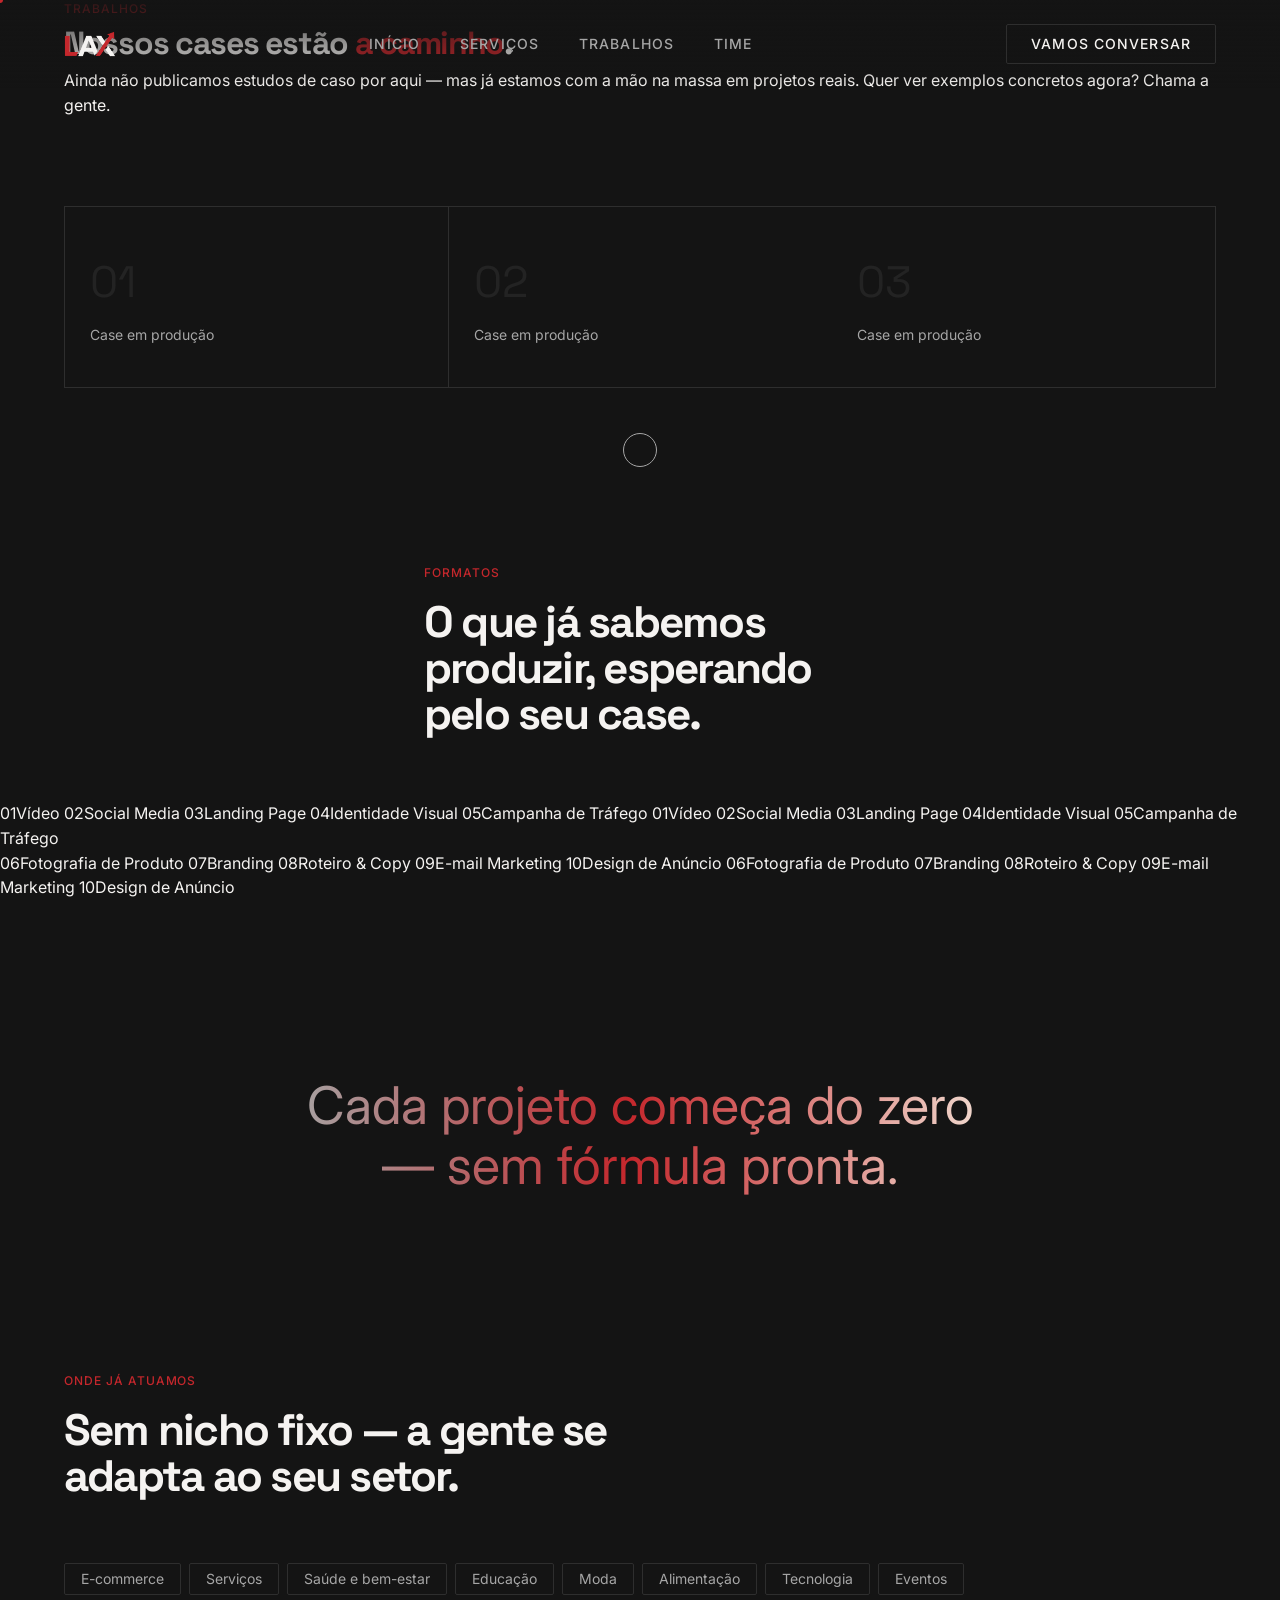
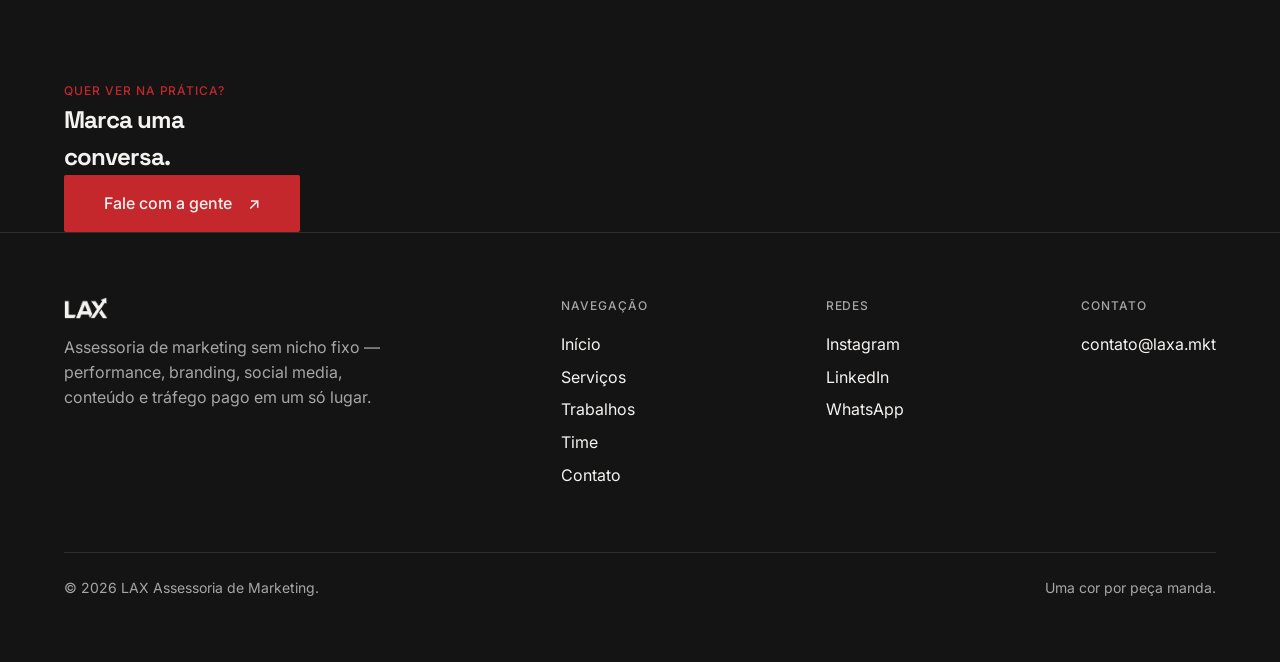
<file: trabalhos.html>
<!doctype html>
<html lang="pt-BR">
<head>
  <meta charset="UTF-8" />
  <meta name="viewport" content="width=device-width, initial-scale=1" />
  <title>Trabalhos — LAX Assessoria de Marketing</title>
  <meta name="description" content="Os cases da LAX estão a caminho. Veja onde já atuamos e fale com a gente pra ver exemplos concretos." />
  <link rel="icon" href="assets/img/logo/lax-color.png" type="image/png" />
  <link rel="stylesheet" href="assets/css/tokens.css" />
  <link rel="stylesheet" href="assets/css/style.css" />
</head>
<body>
  <div class="cursor-dot" aria-hidden="true"></div>
  <div class="cursor-ring" aria-hidden="true"></div>
  <div class="curtain" id="curtain" aria-hidden="true"></div>
  <a class="skip-link" href="#main">Pular para o conteúdo</a>

  <nav class="site-nav">
    <a class="brand" href="index.html" aria-label="LAX — página inicial">
      <img src="assets/img/logo/lax-color.png" alt="LAX" width="90" height="26" />
    </a>
    <ul class="nav-links">
      <li><a href="index.html" data-page="home">Início</a></li>
      <li><a href="servicos.html" data-page="servicos">Serviços</a></li>
      <li><a href="trabalhos.html" data-page="trabalhos">Trabalhos</a></li>
      <li><a href="time.html" data-page="time">Time</a></li>
    </ul>
    <a class="nav-cta" href="contato.html" data-page="contato">Vamos conversar</a>
    <button class="nav-toggle" type="button" aria-expanded="false" aria-controls="mobileMenu" aria-label="Abrir menu">
      <span></span><span></span><span></span>
    </button>
  </nav>

  <div class="mobile-menu" id="mobileMenu">
    <a href="index.html" data-page="home">Início</a>
    <a href="servicos.html" data-page="servicos">Serviços</a>
    <a href="trabalhos.html" data-page="trabalhos">Trabalhos</a>
    <a href="time.html" data-page="time">Time</a>
    <a href="contato.html" data-page="contato">Contato</a>
  </div>

  <main id="main" data-page="trabalhos">
    <div class="page-head container">
      <p class="eyebrow" data-reveal>Trabalhos</p>
      <h1 data-reveal>Nossos cases estão <em>a caminho</em>.</h1>
      <p data-reveal>Ainda não publicamos estudos de caso por aqui — mas já estamos com a mão na massa em projetos reais. Quer ver exemplos concretos agora? Chama a gente.</p>
    </div>

    <section class="section container">
      <div class="empty-state">
        <div class="empty-slot" data-reveal>
          <p class="index">01</p>
          <p>Case em produção</p>
        </div>
        <div class="empty-slot" data-reveal>
          <p class="index">02</p>
          <p>Case em produção</p>
        </div>
        <div class="empty-slot" data-reveal>
          <p class="index">03</p>
          <p>Case em produção</p>
        </div>
      </div>
    </section>

    <section class="section">
      <div class="section-head container" data-reveal>
        <p class="eyebrow">Formatos</p>
        <h2>O que já sabemos produzir, esperando pelo seu case.</h2>
      </div>
      <div class="format-wall" data-reveal>
        <div class="format-row format-row--left">
          <div class="format-track">
            <span class="format-card"><span class="index">01</span><span class="label">Vídeo</span></span>
            <span class="format-card"><span class="index">02</span><span class="label">Social Media</span></span>
            <span class="format-card"><span class="index">03</span><span class="label">Landing Page</span></span>
            <span class="format-card"><span class="index">04</span><span class="label">Identidade Visual</span></span>
            <span class="format-card"><span class="index">05</span><span class="label">Campanha de Tráfego</span></span>
            <span class="format-card"><span class="index">01</span><span class="label">Vídeo</span></span>
            <span class="format-card"><span class="index">02</span><span class="label">Social Media</span></span>
            <span class="format-card"><span class="index">03</span><span class="label">Landing Page</span></span>
            <span class="format-card"><span class="index">04</span><span class="label">Identidade Visual</span></span>
            <span class="format-card"><span class="index">05</span><span class="label">Campanha de Tráfego</span></span>
          </div>
        </div>
        <div class="format-row format-row--right">
          <div class="format-track">
            <span class="format-card"><span class="index">06</span><span class="label">Fotografia de Produto</span></span>
            <span class="format-card"><span class="index">07</span><span class="label">Branding</span></span>
            <span class="format-card"><span class="index">08</span><span class="label">Roteiro &amp; Copy</span></span>
            <span class="format-card"><span class="index">09</span><span class="label">E-mail Marketing</span></span>
            <span class="format-card"><span class="index">10</span><span class="label">Design de Anúncio</span></span>
            <span class="format-card"><span class="index">06</span><span class="label">Fotografia de Produto</span></span>
            <span class="format-card"><span class="index">07</span><span class="label">Branding</span></span>
            <span class="format-card"><span class="index">08</span><span class="label">Roteiro &amp; Copy</span></span>
            <span class="format-card"><span class="index">09</span><span class="label">E-mail Marketing</span></span>
            <span class="format-card"><span class="index">10</span><span class="label">Design de Anúncio</span></span>
          </div>
        </div>
      </div>
    </section>

    <section class="section container">
      <p class="shimmer-statement" data-reveal>Cada projeto começa do zero — sem fórmula pronta.</p>
    </section>

    <section class="section container">
      <div class="section-head" data-reveal>
        <p class="eyebrow">Onde já atuamos</p>
        <h2>Sem nicho fixo — a gente se adapta ao seu setor.</h2>
      </div>
      <div class="tag-cloud tag-cloud--float" data-reveal>
        <span style="--delay: 0s">E-commerce</span>
        <span style="--delay: 0.4s">Serviços</span>
        <span style="--delay: 0.8s">Saúde e bem-estar</span>
        <span style="--delay: 1.2s">Educação</span>
        <span style="--delay: 1.6s">Moda</span>
        <span style="--delay: 2s">Alimentação</span>
        <span style="--delay: 2.4s">Tecnologia</span>
        <span style="--delay: 2.8s">Eventos</span>
      </div>
    </section>

    <section class="cta-band">
      <div class="container">
        <p class="eyebrow" data-reveal>Quer ver na prática?</p>
        <h2 data-reveal>Marca uma<br />conversa.</h2>
        <a class="btn" data-reveal href="contato.html">Fale com a gente <span class="btn-arrow">↗</span></a>
      </div>
    </section>
  </main>

  <footer class="site-footer">
    <div class="container">
      <div class="footer-top">
        <div class="footer-col">
          <a class="brand" href="index.html">
            <img src="assets/img/logo/lax-light.png" alt="LAX" style="height: 22px" />
          </a>
          <p class="text-muted" style="margin-top: var(--space-3); max-width: 32ch">
            Assessoria de marketing sem nicho fixo — performance, branding, social media, conteúdo e tráfego pago em um só lugar.
          </p>
        </div>
        <div class="footer-col">
          <h4>Navegação</h4>
          <nav class="footer-links">
            <a href="index.html">Início</a>
            <a href="servicos.html">Serviços</a>
            <a href="trabalhos.html">Trabalhos</a>
            <a href="time.html">Time</a>
            <a href="contato.html">Contato</a>
          </nav>
        </div>
        <div class="footer-col">
          <h4>Redes</h4>
          <nav class="footer-links">
            <a href="https://instagram.com/laxa.mkt" target="_blank" rel="noopener">Instagram</a>
            <a href="https://linkedin.com/company/laxa" target="_blank" rel="noopener">LinkedIn</a>
            <a href="https://wa.me/5500000000000" target="_blank" rel="noopener">WhatsApp</a>
          </nav>
        </div>
        <div class="footer-col">
          <h4>Contato</h4>
          <nav class="footer-links">
            <a href="mailto:contato@laxa.mkt">contato@laxa.mkt</a>
          </nav>
        </div>
      </div>
      <div class="footer-bottom">
        <span>&copy; <span id="year"></span> LAX Assessoria de Marketing.</span>
        <span>Uma cor por peça manda.</span>
      </div>
    </div>
  </footer>

  <script src="assets/js/main.js" defer></script>
</body>
</html>
</file>
<file: assets/css/tokens.css>
/* Design tokens — L.A.X design system (Claude Design: L.A.X) */
:root {
  /* color */
  --color-brand-red: #C4272C;
  --color-brand-wine: #70090A;
  --color-surface: #141414;
  --color-surface-raised: #232323;
  --color-surface-wine: #1C1013;
  --color-ink: #F5F3F1;
  --color-ink-muted: #A6A6A6;
  --color-hairline: #2E2E2E;
  --color-accent-sand: #F1DBD0;
  --color-on-brand: #F5F3F1;

  /* type */
  --font-display: "Space Grotesk", system-ui, sans-serif;
  --font-text: "Inter", system-ui, sans-serif;

  --fs-display-xl: clamp(3.2rem, 3rem + 6vw, 6.5rem);
  --lh-display-xl: 0.94;
  --fs-display-lg: clamp(2.4rem, 2rem + 4.5vw, 4.25rem);
  --lh-display-lg: 0.96;
  --fs-display-md: clamp(1.9rem, 1.6rem + 2.4vw, 2.75rem);
  --lh-display-md: 1.05;
  --fs-title: clamp(1.35rem, 1.2rem + 0.8vw, 1.875rem);
  --lh-title: 1.2;
  --fs-body-lg: 1.1875rem;
  --lh-body-lg: 1.55;
  --fs-body: 1rem;
  --lh-body: 1.55;
  --fs-caption: 0.875rem;
  --lh-caption: 1.4;
  --fs-label: 0.75rem;
  --lh-label: 1.15;

  --tracking-display: -0.04em;
  --tracking-label: 0.08em;

  /* spacing */
  --space-1: 4px;
  --space-2: 8px;
  --space-3: 16px;
  --space-4: 24px;
  --space-5: 40px;
  --space-6: 64px;
  --space-7: 88px;

  /* radius */
  --radius-none: 0px;
  --radius-sm: 2px;
  --radius-md: 8px;

  /* motion */
  --ease-out: cubic-bezier(0.16, 1, 0.3, 1);
  --ease-in-out: cubic-bezier(0.65, 0, 0.35, 1);
  --dur-fast: 0.2s;
  --dur-mid: 0.5s;
  --dur-slow: 0.9s;
}
</file>
<file: assets/css/style.css>
/* =========================================================
   LAXA — assessoria de marketing
   Site institucional / portfólio — sistema visual L.A.X
   ========================================================= */

@import url("https://fonts.googleapis.com/css2?family=Space+Grotesk:wght@500;700&family=Inter:wght@400;500&display=swap");

*,
*::before,
*::after {
  box-sizing: border-box;
}

html {
  scroll-behavior: smooth;
}

body {
  margin: 0;
  background: var(--color-surface);
  color: var(--color-ink);
  font-family: var(--font-text);
  font-size: var(--fs-body);
  line-height: var(--lh-body);
  -webkit-font-smoothing: antialiased;
  overflow-x: hidden;
  transition: background-color 1.1s var(--ease-in-out);
}

img {
  max-width: 100%;
  display: block;
}

a {
  color: inherit;
  text-decoration: none;
}

ul {
  margin: 0;
  padding: 0;
  list-style: none;
}

h1, h2, h3, h4 {
  margin: 0;
  font-family: var(--font-display);
  font-weight: 700;
  letter-spacing: var(--tracking-display);
}

em {
  font-style: normal;
  color: var(--color-brand-red);
}

p {
  margin: 0;
}

button {
  font: inherit;
  color: inherit;
  background: none;
  border: none;
  cursor: pointer;
}

.container {
  width: 100%;
  max-width: 1360px;
  margin-inline: auto;
  padding-inline: var(--space-4);
}

@media (min-width: 900px) {
  .container {
    padding-inline: var(--space-6);
  }
}

.eyebrow {
  font-family: var(--font-text);
  font-weight: 500;
  font-size: var(--fs-label);
  letter-spacing: var(--tracking-label);
  text-transform: uppercase;
  color: var(--color-brand-red);
}

.text-muted {
  color: var(--color-ink-muted);
}

.hairline {
  height: 1px;
  width: 100%;
  background: var(--color-hairline);
  border: none;
}

/* ---------------------------------------------------------
   Skip link / a11y
   --------------------------------------------------------- */
.skip-link {
  position: fixed;
  top: -100px;
  left: var(--space-3);
  z-index: 999;
  background: var(--color-brand-red);
  color: var(--color-on-brand);
  padding: var(--space-2) var(--space-3);
  border-radius: var(--radius-sm);
  transition: top var(--dur-fast) var(--ease-out);
}

.skip-link:focus {
  top: var(--space-3);
}

/* ---------------------------------------------------------
   Custom cursor
   --------------------------------------------------------- */
.cursor-dot,
.cursor-ring {
  position: fixed;
  top: 0;
  left: 0;
  pointer-events: none;
  z-index: 998;
  border-radius: 50%;
  transform: translate3d(-50%, -50%, 0);
  will-change: transform;
}

.cursor-dot {
  width: 6px;
  height: 6px;
  background: var(--color-brand-red);
}

.cursor-ring {
  width: 34px;
  height: 34px;
  border: 1px solid var(--color-ink-muted);
  transition: width var(--dur-fast) var(--ease-out), height var(--dur-fast) var(--ease-out),
    border-color var(--dur-fast) var(--ease-out), background-color var(--dur-fast) var(--ease-out);
}

body.has-fine-pointer.cursor-active .cursor-ring {
  width: 64px;
  height: 64px;
  border-color: var(--color-brand-red);
  background: rgba(196, 39, 44, 0.08);
}

@media (pointer: fine) {
  body.has-fine-pointer,
  body.has-fine-pointer a,
  body.has-fine-pointer button {
    cursor: none;
  }
}

.cursor-dot,
.cursor-ring {
  display: none;
}

body.has-fine-pointer .cursor-dot,
body.has-fine-pointer .cursor-ring {
  display: block;
}

/* ---------------------------------------------------------
   Nav
   --------------------------------------------------------- */
.site-nav {
  position: fixed;
  top: 0;
  left: 0;
  right: 0;
  z-index: 500;
  display: flex;
  align-items: center;
  justify-content: space-between;
  padding: var(--space-3) var(--space-4);
  background: linear-gradient(to bottom, rgba(20, 20, 20, 0.85), transparent);
  transition: background-color var(--dur-fast) var(--ease-out), border-color var(--dur-fast) var(--ease-out);
}

.site-nav.is-scrolled {
  background: rgba(20, 20, 20, 0.92);
  backdrop-filter: blur(10px);
  -webkit-backdrop-filter: blur(10px);
  border-bottom: 1px solid var(--color-hairline);
}

@media (min-width: 900px) {
  .site-nav {
    padding: var(--space-4) var(--space-6);
  }
}

.brand {
  display: flex;
  align-items: center;
  gap: var(--space-2);
}

.brand img {
  height: 26px;
  width: auto;
}

.nav-links {
  display: none;
  align-items: center;
  gap: var(--space-5);
  font-family: var(--font-text);
  font-weight: 500;
  font-size: var(--fs-caption);
  letter-spacing: var(--tracking-label);
  text-transform: uppercase;
}

@media (min-width: 760px) {
  .nav-links {
    display: flex;
  }
}

.nav-links a {
  position: relative;
  padding-block: var(--space-1);
  color: var(--color-ink-muted);
  transition: color var(--dur-fast) var(--ease-out);
}

.nav-links a::after {
  content: "";
  position: absolute;
  left: 0;
  right: 100%;
  bottom: -2px;
  height: 1px;
  background: var(--color-brand-red);
  transition: right var(--dur-mid) var(--ease-out);
}

.nav-links a:hover,
.nav-links a:focus-visible,
.nav-links a[aria-current] {
  color: var(--color-ink);
}

.nav-links a:hover::after,
.nav-links a:focus-visible::after,
.nav-links a[aria-current]::after {
  right: 0;
}

.nav-cta {
  display: inline-flex;
  align-items: center;
  gap: var(--space-2);
  padding: var(--space-2) var(--space-4);
  border: 1px solid var(--color-hairline);
  border-radius: var(--radius-sm);
  font-size: var(--fs-caption);
  font-weight: 500;
  text-transform: uppercase;
  letter-spacing: var(--tracking-label);
  transition: border-color var(--dur-fast) var(--ease-out), background var(--dur-fast) var(--ease-out),
    transform var(--dur-fast) var(--ease-out);
}

.nav-cta:hover,
.nav-cta:focus-visible {
  border-color: var(--color-brand-red);
  background: rgba(196, 39, 44, 0.12);
}

.nav-toggle {
  display: inline-flex;
  flex-direction: column;
  gap: 5px;
  padding: var(--space-2);
}

@media (min-width: 760px) {
  .nav-toggle {
    display: none;
  }
}

.nav-toggle span {
  width: 22px;
  height: 2px;
  background: var(--color-ink);
  transition: transform var(--dur-fast) var(--ease-out), opacity var(--dur-fast) var(--ease-out);
}

.mobile-menu {
  position: fixed;
  inset: 0;
  z-index: 400;
  background: var(--color-surface);
  display: flex;
  flex-direction: column;
  align-items: flex-start;
  justify-content: center;
  gap: var(--space-4);
  padding: var(--space-6);
  transform: translateY(-100%);
  transition: transform var(--dur-mid) var(--ease-in-out);
}

.mobile-menu.is-open {
  transform: translateY(0);
}

.mobile-menu a {
  font-family: var(--font-display);
  font-size: var(--fs-display-md);
  line-height: 1.1;
}

/* ---------------------------------------------------------
   Buttons
   --------------------------------------------------------- */
.btn {
  position: relative;
  display: inline-flex;
  align-items: center;
  gap: var(--space-3);
  padding: var(--space-3) var(--space-5);
  background: var(--color-brand-red);
  color: var(--color-on-brand);
  border-radius: var(--radius-sm);
  font-family: var(--font-text);
  font-weight: 500;
  font-size: var(--fs-body);
  overflow: hidden;
  isolation: isolate;
  transition: transform var(--dur-fast) var(--ease-out);
}

.btn:active,
.nav-cta:active,
.service-tile:active,
.format-chip:active {
  filter: brightness(0.88);
}

.btn::before {
  content: "";
  position: absolute;
  inset: 0;
  background: var(--color-ink);
  transform: translateX(-101%);
  transition: transform var(--dur-mid) var(--ease-in-out);
  z-index: -1;
}

.btn:hover::before,
.btn:focus-visible::before {
  transform: translateX(0);
}

.btn:hover,
.btn:focus-visible {
  color: var(--color-surface);
}

.btn-arrow {
  transition: transform var(--dur-fast) var(--ease-out);
}

.btn:hover .btn-arrow {
  transform: translate(3px, -3px);
}

.btn-ghost {
  background: transparent;
  border: 1px solid var(--color-hairline);
  color: var(--color-ink);
}

.btn-ghost::before {
  background: var(--color-brand-red);
}

.btn-ghost:hover,
.btn-ghost:focus-visible {
  color: var(--color-on-brand);
}

/* ---------------------------------------------------------
   Hero + service switcher
   --------------------------------------------------------- */
.hero {
  position: relative;
  display: flex;
  flex-direction: column;
  justify-content: center;
  padding-top: calc(var(--space-7) + var(--space-4));
  padding-bottom: var(--space-6);
  background: var(--color-surface);
  transition: background-color var(--dur-slow) var(--ease-in-out);
  overflow: hidden;
}

.hero.story-section {
  min-height: 116svh;
}

.hero-aurora {
  position: absolute;
  inset: 0;
  z-index: 0;
  overflow: hidden;
  pointer-events: none;
}

.hero-aurora .blob {
  position: absolute;
  border-radius: 50%;
  filter: blur(90px);
  opacity: 0.5;
  will-change: transform;
}

.hero-aurora .blob-a {
  top: -10%;
  left: 8%;
  width: 46vw;
  height: 46vw;
  max-width: 620px;
  max-height: 620px;
  background: radial-gradient(circle, var(--color-brand-red), transparent 70%);
  animation: aurora-a 22s var(--ease-in-out) infinite alternate;
}

.hero-aurora .blob-b {
  bottom: -18%;
  right: 4%;
  width: 38vw;
  height: 38vw;
  max-width: 520px;
  max-height: 520px;
  background: radial-gradient(circle, var(--color-brand-wine), transparent 72%);
  animation: aurora-b 26s var(--ease-in-out) infinite alternate;
}

.hero-aurora .blob-c {
  top: 30%;
  right: 24%;
  width: 22vw;
  height: 22vw;
  max-width: 320px;
  max-height: 320px;
  background: radial-gradient(circle, var(--color-accent-sand), transparent 74%);
  opacity: 0.16;
  animation: aurora-c 19s var(--ease-in-out) infinite alternate;
}

@keyframes aurora-a {
  from {
    transform: translate(0, 0) scale(1);
  }
  to {
    transform: translate(6%, 8%) scale(1.12);
  }
}

@keyframes aurora-b {
  from {
    transform: translate(0, 0) scale(1);
  }
  to {
    transform: translate(-8%, -6%) scale(1.08);
  }
}

@keyframes aurora-c {
  from {
    transform: translate(0, 0) scale(1);
  }
  to {
    transform: translate(-10%, 10%) scale(0.92);
  }
}

@media (prefers-reduced-motion: reduce) {
  .hero-aurora .blob {
    animation: none;
  }
}

.hero-webgl {
  position: absolute;
  inset: 0;
  z-index: 0;
  display: block;
  width: 100%;
  height: 100%;
  opacity: 0;
  transition: opacity 1.2s var(--ease-in-out);
}

.hero.has-hero-webgl .hero-webgl {
  opacity: 1;
}

.hero.has-hero-webgl .hero-aurora {
  opacity: 0;
}

.hero-webgl-veil {
  position: absolute;
  inset: 0;
  z-index: 0;
  display: none;
  pointer-events: none;
  background: radial-gradient(ellipse 60% 55% at 50% 56%, rgba(20, 20, 20, 0.5) 15%, transparent 70%);
}

.hero.has-hero-webgl .hero-webgl-veil {
  display: block;
}

.hero-inner {
  position: relative;
  z-index: 1;
  display: flex;
  flex-direction: column;
  align-items: center;
  text-align: center;
}

.hero-heading {
  max-width: 18ch;
  margin-inline: auto;
  font-size: var(--fs-display-lg);
  line-height: var(--lh-display-lg);
}

.hero-sub {
  margin-top: var(--space-4);
  margin-inline: auto;
  max-width: 46ch;
  font-size: var(--fs-body-lg);
  color: var(--color-ink-muted);
}

.hero-heading em {
  font-style: normal;
  color: var(--color-brand-red);
}

.hero-actions {
  margin-top: var(--space-5);
  display: flex;
  flex-wrap: wrap;
  justify-content: center;
  align-items: center;
  gap: var(--space-4);
}

.service-grid {
  margin-top: var(--space-7);
  width: 100%;
  max-width: 980px;
  display: grid;
  grid-template-columns: repeat(5, 1fr);
  gap: var(--space-3);
}

@media (max-width: 900px) {
  .service-grid {
    grid-template-columns: repeat(2, 1fr);
  }
}

@media (max-width: 480px) {
  .service-grid {
    grid-template-columns: 1fr;
  }
}

.service-tile {
  position: relative;
  overflow: hidden;
  display: flex;
  flex-direction: column;
  align-items: center;
  justify-content: center;
  gap: var(--space-2);
  padding: var(--space-5) var(--space-3);
  border: 1px solid var(--color-hairline);
  border-radius: var(--radius-sm);
  background: transparent;
  color: var(--color-ink-muted);
  text-align: center;
  --spot-x: 50%;
  --spot-y: 50%;
  transition: background var(--dur-mid) var(--ease-out), color var(--dur-fast) var(--ease-out),
    border-color var(--dur-fast) var(--ease-out), transform var(--dur-fast) var(--ease-out);
}

.service-tile .index {
  font-family: var(--font-text);
  font-size: var(--fs-label);
  letter-spacing: var(--tracking-label);
  color: var(--color-brand-red);
  transition: color var(--dur-fast) var(--ease-out);
}

.service-tile .label {
  font-family: var(--font-display);
  font-size: var(--fs-title);
  font-weight: 500;
  color: inherit;
}

.service-tile:hover,
.service-tile:focus-visible {
  color: var(--color-ink);
  border-color: var(--color-brand-red);
  transform: translateY(-4px);
}

.service-tile[aria-pressed="true"] {
  color: var(--color-ink);
  transform: translateY(-4px);
}

.service-tile[data-theme="dark"][aria-pressed="true"] {
  background: var(--color-surface-raised);
  border-color: var(--color-hairline);
}

.service-tile[data-theme="wine"][aria-pressed="true"] {
  background: var(--color-brand-wine);
  border-color: var(--color-brand-wine);
}

.service-tile[data-theme="wine"][aria-pressed="true"] .index {
  color: var(--color-accent-sand);
}

/* ---------------------------------------------------------
   Landing única: seções cheias de tela + nav lateral
   --------------------------------------------------------- */
.story-section {
  min-height: 100svh;
  display: flex;
  flex-direction: column;
  justify-content: center;
  padding-block: var(--space-7);
  scroll-margin-top: 90px;
}

.story-block {
  margin-top: var(--space-7);
}

.section-nav {
  position: fixed;
  right: var(--space-4);
  top: 50%;
  transform: translateY(-50%);
  z-index: 450;
  display: none;
  flex-direction: column;
  gap: var(--space-3);
}

@media (min-width: 900px) {
  .section-nav {
    display: flex;
  }
}

.section-nav a {
  position: relative;
  display: block;
  width: 16px;
  height: 16px;
}

.section-nav a span {
  position: absolute;
  inset: 0;
  margin: auto;
  width: 6px;
  height: 6px;
  border-radius: 50%;
  background: var(--color-hairline);
  transition: background var(--dur-fast) var(--ease-out), transform var(--dur-fast) var(--ease-out);
}

.section-nav a:hover span,
.section-nav a:focus-visible span {
  background: var(--color-ink-muted);
}

.section-nav a[aria-current="true"] span {
  background: var(--color-brand-red);
  transform: scale(1.6);
}

.section-nav a::before {
  content: attr(aria-label);
  position: absolute;
  right: 100%;
  top: 50%;
  transform: translateY(-50%);
  margin-right: var(--space-3);
  padding: var(--space-1) var(--space-2);
  background: var(--color-surface-raised);
  border: 1px solid var(--color-hairline);
  border-radius: var(--radius-sm);
  font-size: var(--fs-label);
  white-space: nowrap;
  opacity: 0;
  pointer-events: none;
  transition: opacity var(--dur-fast) var(--ease-out);
}

.section-nav a:hover::before,
.section-nav a:focus-visible::before {
  opacity: 1;
}

/* ---------------------------------------------------------
   Mascote: mini-astronauta que desce a página com o scroll
   Oculto a pedido (17/06): design em revisão, mantido no
   código para retomar depois. Basta remover a linha
   "display: none !important;" abaixo para reativar.
   --------------------------------------------------------- */
.astro-wrap {
  position: fixed;
  right: 40px;
  top: 0;
  z-index: 440;
  display: none;
  width: 34px;
  cursor: pointer;
  will-change: transform;
}

@media (min-width: 900px) {
  .astro-wrap {
    display: block;
  }
}

.astro-wrap {
  display: none !important;
}

.astro-hover-scale {
  transition: transform var(--dur-fast) var(--ease-out);
}

.astro-wrap:hover .astro-hover-scale,
.astro-wrap:focus-visible .astro-hover-scale {
  transform: scale(1.18);
}

.astro-wrap:focus-visible {
  outline: 2px solid var(--color-brand-red);
  outline-offset: 4px;
  border-radius: var(--radius-sm);
}

.astro-float {
  animation: astro-idle 4.5s ease-in-out infinite;
}

@keyframes astro-idle {
  0%,
  100% {
    transform: translateY(0) rotate(-4deg);
  }
  50% {
    transform: translateY(-6px) rotate(4deg);
  }
}

.astro-wrap.is-bouncing .astro-float {
  animation: astro-bounce 0.75s var(--ease-out);
}

@keyframes astro-bounce {
  0% {
    transform: scale(1) rotate(0deg);
  }
  30% {
    transform: scale(1.16, 0.85) rotate(-10deg);
  }
  65% {
    transform: scale(0.94, 1.08) rotate(300deg);
  }
  100% {
    transform: scale(1) rotate(360deg);
  }
}

.astro-svg {
  width: 100%;
  height: auto;
  display: block;
  overflow: visible;
  filter: drop-shadow(0 3px 6px rgba(0, 0, 0, 0.45));
}

.astro-shadow {
  fill: rgba(0, 0, 0, 0.3);
}

.astro-pack {
  fill: var(--color-brand-wine);
}

.astro-foot {
  fill: var(--color-brand-wine);
}

.astro-body {
  fill: url(#astroBodyGrad);
}

.astro-shade {
  fill: rgba(0, 0, 0, 0.14);
  pointer-events: none;
}

.astro-belt {
  fill: var(--color-brand-wine);
  opacity: 0.9;
}

.astro-badge--a {
  fill: var(--color-brand-red);
}

.astro-badge--b {
  fill: var(--color-accent-sand);
}

.astro-badge--c {
  fill: var(--color-brand-wine);
}

.astro-arm {
  fill: url(#astroArmGrad);
}

.astro-collar {
  fill: var(--color-hairline);
}

.astro-helmet {
  fill: url(#astroHelmetGrad);
}

.astro-visor {
  fill: url(#astroVisorGrad);
}

.astro-visor-shine {
  fill: none;
  stroke: var(--color-accent-sand);
  stroke-width: 3;
  stroke-linecap: round;
  opacity: 0.7;
}

.astro-antenna {
  fill: var(--color-hairline);
}

.astro-antenna-light {
  fill: var(--color-brand-red);
  animation: astro-beacon 1.6s ease-in-out infinite;
}

@keyframes astro-beacon {
  0%,
  100% {
    opacity: 1;
  }
  50% {
    opacity: 0.35;
  }
}

@media (prefers-reduced-motion: reduce) {
  .astro-float {
    animation: none;
  }
  .astro-wrap.is-bouncing .astro-float {
    animation: none;
  }
  .astro-antenna-light {
    animation: none;
  }
}

/* ---------------------------------------------------------
   Marcador de capítulo — número + nome da seção, fixo,
   desliza de um lado pro outro quando a seção ativa muda
   --------------------------------------------------------- */
.chapter-marker {
  position: fixed;
  right: var(--space-4);
  top: 104px;
  z-index: 450;
  display: none;
  flex-direction: column;
  align-items: flex-end;
  gap: 0;
  overflow: hidden;
  pointer-events: none;
  opacity: 0;
  text-align: right;
  transition: opacity var(--dur-mid) var(--ease-out);
}

@media (min-width: 900px) {
  .chapter-marker {
    display: flex;
  }
}

.chapter-marker.is-visible {
  opacity: 1;
}

.chapter-marker-num {
  font-family: var(--font-display);
  font-weight: 700;
  font-size: clamp(1.8rem, 1.5rem + 1.4vw, 2.4rem);
  line-height: 1;
  color: var(--color-brand-red);
}

.chapter-marker-label {
  font-size: var(--fs-caption);
  text-transform: uppercase;
  letter-spacing: var(--tracking-label);
  color: var(--color-ink-muted);
}

.chapter-marker-num,
.chapter-marker-label {
  display: inline-block;
  transition: transform 0.32s var(--ease-out), opacity 0.32s var(--ease-out);
}

.chapter-marker.is-out .chapter-marker-num,
.chapter-marker.is-out .chapter-marker-label {
  transform: translateX(-20px);
  opacity: 0;
}

.chapter-marker.is-entering .chapter-marker-num,
.chapter-marker.is-entering .chapter-marker-label {
  transform: translateX(20px);
  opacity: 0;
  transition: none;
}

@media (prefers-reduced-motion: reduce) {
  .chapter-marker-num,
  .chapter-marker-label {
    transition: opacity var(--dur-fast) var(--ease-out);
  }

  .chapter-marker.is-out .chapter-marker-num,
  .chapter-marker.is-out .chapter-marker-label,
  .chapter-marker.is-entering .chapter-marker-num,
  .chapter-marker.is-entering .chapter-marker-label {
    transform: none;
  }
}

/* ---------------------------------------------------------
   Section basics + reveal
   --------------------------------------------------------- */
.section {
  padding-block: var(--space-7);
}

.section-head {
  display: flex;
  flex-direction: column;
  gap: var(--space-3);
  max-width: 56ch;
  margin-bottom: var(--space-6);
}

.section-head h2 {
  font-size: var(--fs-display-md);
  line-height: var(--lh-display-md);
}

[data-reveal] {
  opacity: 0;
  transform: perspective(1200px) translateY(32px) rotateX(8deg);
  transform-origin: 50% 100%;
  transition: opacity 0.9s var(--ease-out), transform 0.9s var(--ease-out);
}

[data-reveal].is-visible {
  opacity: 1;
  transform: perspective(1200px) translateY(0) rotateX(0deg);
}

/* variante "aba abrindo": usada nos cards em grid (serviços, time, cases) */
[data-reveal][data-flap] {
  transform: perspective(1400px) rotateY(-62deg) translateX(-16px);
  transform-origin: left center;
  transition-delay: var(--delay, 0s);
}

[data-reveal][data-flap].is-visible {
  transform: perspective(1400px) rotateY(0deg) translateX(0);
}

[data-tilt],
[data-parallax] {
  will-change: transform;
}

@media (prefers-reduced-motion: reduce) {
  [data-reveal],
  [data-reveal][data-flap] {
    opacity: 1 !important;
    transform: none !important;
    transition: none !important;
  }

  [data-tilt],
  [data-parallax] {
    transform: none !important;
  }
}

/* ---------------------------------------------------------
   Quem somos
   --------------------------------------------------------- */
.about-grid {
  margin-top: var(--space-6);
  display: grid;
  gap: var(--space-5);
}

@media (min-width: 900px) {
  .about-grid {
    grid-template-columns: 1fr 1fr;
    gap: var(--space-6);
    align-items: start;
  }
}

.about-lead {
  display: flex;
  flex-direction: column;
  gap: var(--space-3);
  font-size: var(--fs-body-lg);
  color: var(--color-ink-muted);
  max-width: 46ch;
}

.value-list {
  display: flex;
  flex-direction: column;
  gap: var(--space-4);
}

.value-list li {
  display: flex;
  align-items: baseline;
  gap: var(--space-3);
  padding-top: var(--space-3);
  border-top: 1px solid var(--color-hairline);
  font-size: var(--fs-body-lg);
  color: var(--color-ink);
}

.value-mark {
  font-family: var(--font-display);
  font-size: var(--fs-title);
  color: var(--color-brand-red);
  flex-shrink: 0;
}

.stat-row {
  margin-top: var(--space-6);
  display: flex;
  flex-wrap: wrap;
  gap: var(--space-6);
  padding-top: var(--space-5);
  border-top: 1px solid var(--color-hairline);
}

.stat-item {
  flex: 1 1 160px;
}

.stat-number {
  font-family: var(--font-display);
  font-weight: 700;
  font-size: var(--fs-display-md);
  color: var(--color-brand-red);
  line-height: 1;
}

.stat-label {
  margin-top: var(--space-2);
  font-size: var(--fs-caption);
  color: var(--color-ink-muted);
}

/* ---------------------------------------------------------
   Globo Brasil ⇄ Europa (Quem somos) — cenário de fundo
   --------------------------------------------------------- */
#quem-somos {
  position: relative;
  overflow: hidden;
  perspective: 1600px;
}

#quem-somos .container {
  position: relative;
  z-index: 1;
  transform: translateZ(90px);
}

.globe-wrap {
  position: absolute;
  top: 50%;
  left: 50%;
  transform: translate(-50%, -50%) translateZ(-340px);
  width: min(78vw, 980px);
  height: min(78vw, 980px);
  opacity: 0.32;
  z-index: 0;
  pointer-events: none;
}

.globe-sphere,
.globe-arc {
  position: absolute;
  inset: 0;
  width: 100%;
  height: 100%;
}

.globe-outline {
  fill: none;
  stroke: var(--color-hairline);
  stroke-width: 1;
}

.globe-lat {
  fill: none;
  stroke: var(--color-hairline);
  stroke-width: 0.75;
  opacity: 0.45;
}

.globe-meridian {
  fill: none;
  stroke: var(--color-brand-red);
  stroke-width: 0.75;
  opacity: 0.3;
}

.globe-arc path {
  fill: none;
  stroke: var(--color-brand-red);
  stroke-width: 1;
  stroke-dasharray: 4 5;
  opacity: 0.65;
  animation: globe-arc-flow 2.2s linear infinite;
}

@keyframes globe-arc-flow {
  to {
    stroke-dashoffset: -18;
  }
}

.globe-pin {
  position: absolute;
  left: var(--pin-x);
  top: var(--pin-y);
  transform: translate(-50%, -50%);
  display: inline-flex;
  align-items: center;
  gap: var(--space-1);
  font-size: var(--fs-label);
  text-transform: uppercase;
  letter-spacing: var(--tracking-label);
  color: var(--color-ink);
  white-space: nowrap;
}

.globe-pin-dot {
  width: 6px;
  height: 6px;
  border-radius: 50%;
  background: var(--color-brand-red);
  box-shadow: 0 0 0 4px rgba(196, 39, 44, 0.18);
}

@media (prefers-reduced-motion: reduce) {
  .globe-arc path {
    animation: none;
  }
}

/* ---------------------------------------------------------
   Pillars grid
   --------------------------------------------------------- */
.pillars-grid {
  display: flex;
  flex-wrap: wrap;
  justify-content: center;
  gap: var(--space-3);
}

.pillar-card {
  position: relative;
  flex: 1 1 320px;
  max-width: 380px;
  background: var(--color-surface);
  border: 1px solid var(--color-hairline);
  border-radius: var(--radius-sm);
  padding: var(--space-5) var(--space-4);
  min-height: 220px;
  display: flex;
  flex-direction: column;
  justify-content: space-between;
  overflow: hidden;
  --spot-x: 50%;
  --spot-y: 50%;
  --tilt-x: 0deg;
  --tilt-y: 0deg;
  transform: perspective(900px) rotateX(var(--tilt-x)) rotateY(var(--tilt-y));
  transition: background var(--dur-mid) var(--ease-out), border-color var(--dur-mid) var(--ease-out),
    transform var(--dur-mid) var(--ease-out);
}


.pillar-num {
  position: absolute;
  top: var(--space-3);
  right: var(--space-4);
  font-family: var(--font-display);
  font-size: var(--fs-display-md);
  color: var(--color-surface-raised);
  pointer-events: none;
  transition: color var(--dur-mid) var(--ease-out);
}

.pillar-card:hover {
  background: var(--color-brand-wine);
  border-color: var(--color-brand-wine);
}

.pillar-card:hover .pillar-num {
  color: rgba(245, 243, 241, 0.18);
}

.pillar-icon {
  display: inline-flex;
  width: 32px;
  height: 32px;
  margin-bottom: var(--space-3);
  color: var(--color-brand-red);
  transition: color var(--dur-mid) var(--ease-out);
}

.pillar-icon svg {
  width: 100%;
  height: 100%;
  display: block;
}

.pillar-card:hover .pillar-icon {
  color: var(--color-accent-sand);
}

.pillar-card h3 {
  font-size: var(--fs-title);
  max-width: 16ch;
}

.pillar-card p {
  margin-top: var(--space-2);
  color: var(--color-ink-muted);
  font-size: var(--fs-caption);
  max-width: 32ch;
}

.pillar-card:hover p {
  color: var(--color-accent-sand);
}

.pillar-list {
  margin-top: var(--space-3);
  display: flex;
  flex-direction: column;
  gap: var(--space-1);
}

.pillar-list li {
  position: relative;
  padding-left: var(--space-3);
  font-size: var(--fs-caption);
  color: var(--color-ink-muted);
  transition: color var(--dur-mid) var(--ease-out);
}

.pillar-list li::before {
  content: "";
  position: absolute;
  left: 0;
  top: 0.55em;
  width: 4px;
  height: 4px;
  background: var(--color-brand-red);
}

.pillar-card:hover .pillar-list li {
  color: var(--color-accent-sand);
}

/* ---------------------------------------------------------
   Process steps
   --------------------------------------------------------- */
.process-list {
  display: grid;
  gap: var(--space-4);
}

@media (min-width: 900px) {
  .process-list {
    grid-template-columns: repeat(4, 1fr);
    gap: var(--space-3);
  }
}

.process-step {
  border-top: 1px solid var(--color-hairline);
  padding-top: var(--space-3);
}

.process-step .index {
  font-family: var(--font-display);
  font-size: var(--fs-display-md);
  color: var(--color-brand-red);
}

.process-step h3 {
  margin-top: var(--space-2);
  font-size: var(--fs-title);
  font-weight: 500;
}

.process-step p {
  margin-top: var(--space-2);
  color: var(--color-ink-muted);
  font-size: var(--fs-caption);
}

/* ---------------------------------------------------------
   Footer
   --------------------------------------------------------- */
.site-footer {
  padding-block: var(--space-6);
  border-top: 1px solid var(--color-hairline);
}

.footer-top {
  display: flex;
  flex-wrap: wrap;
  justify-content: space-between;
  gap: var(--space-5);
}

.footer-col h4 {
  font-family: var(--font-text);
  font-size: var(--fs-label);
  text-transform: uppercase;
  letter-spacing: var(--tracking-label);
  color: var(--color-ink-muted);
  font-weight: 500;
  margin-bottom: var(--space-3);
}

.footer-links {
  display: flex;
  flex-direction: column;
  gap: var(--space-2);
}

.footer-links a {
  color: var(--color-ink);
  transition: color var(--dur-fast) var(--ease-out);
}

.footer-links a:hover {
  color: var(--color-brand-red);
}

.icon-link {
  display: inline-flex;
  align-items: center;
  gap: var(--space-2);
}

.icon-link .icon {
  width: 16px;
  height: 16px;
  flex-shrink: 0;
}

.footer-bottom {
  margin-top: var(--space-6);
  padding-top: var(--space-4);
  border-top: 1px solid var(--color-hairline);
  display: flex;
  flex-wrap: wrap;
  justify-content: space-between;
  gap: var(--space-3);
  font-size: var(--fs-caption);
  color: var(--color-ink-muted);
}

/* ---------------------------------------------------------
   Empty state (cases)
   --------------------------------------------------------- */
.empty-state {
  display: grid;
  gap: 1px;
  background: var(--color-hairline);
  border: 1px solid var(--color-hairline);
  grid-template-columns: 1fr;
}

@media (min-width: 700px) {
  .empty-state {
    grid-template-columns: repeat(3, 1fr);
  }
}

.empty-slot {
  position: relative;
  overflow: hidden;
  background: var(--color-surface);
  padding: var(--space-5) var(--space-4);
  min-height: 180px;
  display: flex;
  flex-direction: column;
  justify-content: space-between;
  border: 1px dashed transparent;
  --spot-x: 50%;
  --spot-y: 50%;
  --tilt-x: 0deg;
  --tilt-y: 0deg;
  transform: perspective(900px) rotateX(var(--tilt-x)) rotateY(var(--tilt-y));
  transition: transform var(--dur-mid) var(--ease-out);
}

.empty-slot .index {
  font-family: var(--font-display);
  color: var(--color-surface-raised);
  font-size: var(--fs-display-md);
}

.empty-slot p {
  color: var(--color-ink-muted);
  font-size: var(--fs-caption);
}

/* ---------------------------------------------------------
   Laboratório de formatos — chips flutuantes + prévia (cases.html)
   --------------------------------------------------------- */
.format-lab {
  display: grid;
  gap: var(--space-6);
  margin-top: var(--space-6);
}

@media (min-width: 900px) {
  .format-lab {
    grid-template-columns: 1.1fr 0.9fr;
    align-items: start;
  }
}

.format-chips {
  display: flex;
  flex-wrap: wrap;
  align-content: flex-start;
  gap: var(--space-3);
}

.format-chip {
  padding: var(--space-3) var(--space-4);
  border: 1px solid var(--color-hairline);
  border-radius: var(--radius-sm);
  background: transparent;
  color: var(--color-ink-muted);
  font-family: var(--font-display);
  font-size: var(--fs-title);
  font-weight: 500;
  animation: tag-float 5s ease-in-out infinite;
  animation-delay: var(--delay, 0s);
  transition: color var(--dur-fast) var(--ease-out), border-color var(--dur-fast) var(--ease-out),
    background var(--dur-fast) var(--ease-out);
}

.format-chip:hover,
.format-chip:focus-visible,
.format-chip[aria-pressed="true"] {
  color: var(--color-ink);
  border-color: var(--color-brand-red);
  background: var(--color-surface-raised);
  animation-play-state: paused;
}

@media (prefers-reduced-motion: reduce) {
  .format-chip {
    animation: none;
  }
}

.format-preview {
  position: relative;
  aspect-ratio: 4 / 3;
  border: 1px solid var(--color-hairline);
  border-radius: var(--radius-md);
  background: var(--color-surface-raised);
  overflow: hidden;
}

.format-preview-panel {
  position: absolute;
  inset: 0;
  opacity: 0;
  transform: scale(1.04);
  transition: opacity 0.5s var(--ease-out), transform 0.6s var(--ease-out);
  pointer-events: none;
}

.format-preview-panel.is-active {
  opacity: 1;
  transform: scale(1);
  pointer-events: auto;
}

.format-preview-panel img {
  position: absolute;
  inset: 0;
  width: 100%;
  height: 100%;
  object-fit: cover;
}

.format-preview-caption {
  position: absolute;
  inset: 0;
  display: flex;
  flex-direction: column;
  justify-content: flex-end;
  gap: var(--space-1);
  padding: var(--space-4);
  background: linear-gradient(to top, rgba(20, 20, 20, 0.92) 10%, rgba(20, 20, 20, 0.35) 55%, transparent 100%);
}

.format-preview-panel h4 {
  font-family: var(--font-display);
  font-size: var(--fs-title);
  font-weight: 500;
  color: var(--color-on-brand);
}

.format-preview-panel p {
  color: var(--color-accent-sand);
  font-size: var(--fs-caption);
  max-width: 34ch;
}

/* microanimação específica do painel de vídeo */
.format-preview-panel[data-panel="video"] .progress-track {
  width: 100%;
  max-width: 96px;
  height: 3px;
  background: rgba(245, 243, 241, 0.25);
  margin-top: var(--space-1);
  overflow: hidden;
}

.format-preview-panel[data-panel="video"] .progress-fill {
  height: 100%;
  width: 0;
  background: var(--color-brand-red);
  transition: width 1.6s var(--ease-out);
}

.format-preview-panel[data-panel="video"].is-active .progress-fill {
  width: 100%;
}

@media (prefers-reduced-motion: reduce) {
  .format-preview-panel[data-panel="video"] .progress-fill {
    transition: none;
  }
}

/* ---------------------------------------------------------
   Frase com gradiente animado (cases.html)
   --------------------------------------------------------- */
.shimmer-statement {
  text-align: center;
  max-width: 22ch;
  margin-inline: auto;
  font-size: clamp(1.7rem, 1.3rem + 2.6vw, 3.25rem);
  line-height: 1.15;
  background: linear-gradient(
    90deg,
    var(--color-ink-muted) 0%,
    var(--color-brand-red) 22%,
    var(--color-accent-sand) 45%,
    var(--color-brand-red) 68%,
    var(--color-ink-muted) 100%
  );
  background-size: 220% auto;
  background-position: 0% center;
  -webkit-background-clip: text;
  background-clip: text;
  color: transparent;
  animation: shimmer 7s linear infinite;
}

@keyframes shimmer {
  to {
    background-position: -220% center;
  }
}

@media (prefers-reduced-motion: reduce) {
  .shimmer-statement {
    animation: none;
    -webkit-background-clip: unset;
    background-clip: unset;
    color: var(--color-ink);
    background: none;
  }
}

/* ---------------------------------------------------------
   Tags flutuantes (cases.html)
   --------------------------------------------------------- */
.tag-cloud--float span {
  display: inline-block;
  animation: tag-float 4.5s ease-in-out infinite;
  animation-delay: var(--delay, 0s);
}

@keyframes tag-float {
  0%,
  100% {
    transform: translateY(0);
  }
  50% {
    transform: translateY(-6px);
  }
}

@media (prefers-reduced-motion: reduce) {
  .tag-cloud--float span {
    animation: none;
  }
}

.tag-cloud {
  display: flex;
  flex-wrap: wrap;
  gap: var(--space-2);
  margin-top: var(--space-4);
}

.tag-cloud span {
  padding: var(--space-1) var(--space-3);
  border: 1px solid var(--color-hairline);
  border-radius: var(--radius-sm);
  font-size: var(--fs-caption);
  color: var(--color-ink-muted);
}

/* ---------------------------------------------------------
   Time / roles (time.html)
   --------------------------------------------------------- */
.role-grid {
  display: grid;
  grid-template-columns: 1fr;
  gap: var(--space-3);
}

@media (min-width: 700px) {
  .role-grid {
    grid-template-columns: repeat(2, 1fr);
  }
}

@media (min-width: 1100px) {
  .role-grid {
    grid-template-columns: repeat(3, 1fr);
  }
}

.role-card {
  position: relative;
  padding: var(--space-5) var(--space-4);
  border: 1px solid var(--color-hairline);
  min-height: 240px;
  display: flex;
  flex-direction: column;
  justify-content: space-between;
  overflow: hidden;
  --spot-x: 50%;
  --spot-y: 50%;
  --tilt-x: 0deg;
  --tilt-y: 0deg;
  transform: perspective(900px) rotateX(var(--tilt-x)) rotateY(var(--tilt-y));
  transition: transform var(--dur-mid) var(--ease-out);
}

.role-mark {
  position: absolute;
  inset: 0;
  display: flex;
  align-items: center;
  justify-content: center;
  font-family: var(--font-display);
  font-weight: 700;
  font-size: clamp(4rem, 3rem + 6vw, 7rem);
  color: var(--color-surface-raised);
  z-index: 0;
  transition: color var(--dur-mid) var(--ease-out), transform var(--dur-mid) var(--ease-out);
}

.role-card:hover .role-mark {
  color: var(--color-brand-red);
  transform: scale(1.06) rotate(-2deg);
}

.role-card-inner {
  position: relative;
  z-index: 1;
}

.role-card h3 {
  font-size: var(--fs-title);
}

.role-card p {
  margin-top: var(--space-2);
  color: var(--color-ink-muted);
  font-size: var(--fs-caption);
}

/* ---------------------------------------------------------
   Fundadores (time.html)
   --------------------------------------------------------- */
.founders-grid {
  display: grid;
  grid-template-columns: 1fr;
  gap: var(--space-3);
  margin-bottom: var(--space-6);
}

@media (min-width: 700px) {
  .founders-grid {
    grid-template-columns: repeat(2, 1fr);
  }
}

.founder-card {
  position: relative;
  padding: var(--space-5) var(--space-4);
  border: 1px solid var(--color-hairline);
  min-height: 320px;
  display: flex;
  flex-direction: column;
  justify-content: flex-end;
  overflow: hidden;
  --spot-x: 50%;
  --spot-y: 50%;
  --tilt-x: 0deg;
  --tilt-y: 0deg;
  transform: perspective(900px) rotateX(var(--tilt-x)) rotateY(var(--tilt-y));
  transition: transform var(--dur-mid) var(--ease-out);
}

.founder-mark {
  position: absolute;
  top: var(--space-3);
  right: var(--space-4);
  font-family: var(--font-display);
  font-weight: 700;
  font-size: clamp(4rem, 3rem + 6vw, 7rem);
  color: var(--color-surface-raised);
  z-index: 0;
  transition: color var(--dur-mid) var(--ease-out);
}

.founder-card:hover .founder-mark {
  color: var(--color-brand-red);
}

.founder-card-inner {
  position: relative;
  z-index: 1;
}

.founder-card h3 {
  font-size: var(--fs-title);
}

.founder-role {
  margin-top: var(--space-1);
  font-size: var(--fs-label);
  text-transform: uppercase;
  letter-spacing: var(--tracking-label);
  color: var(--color-brand-red);
}

.founder-card-inner p:not(.founder-role) {
  margin-top: var(--space-2);
  color: var(--color-ink-muted);
  font-size: var(--fs-caption);
  max-width: 48ch;
}

/* ---------------------------------------------------------
   Contact form
   --------------------------------------------------------- */
.contact-grid {
  display: grid;
  gap: var(--space-6);
}

@media (min-width: 900px) {
  .contact-grid {
    grid-template-columns: 1.1fr 0.9fr;
  }
}

.field {
  position: relative;
  margin-bottom: var(--space-5);
}

.field label {
  display: block;
  font-size: var(--fs-label);
  text-transform: uppercase;
  letter-spacing: var(--tracking-label);
  color: var(--color-ink-muted);
  margin-bottom: var(--space-2);
}

.field input,
.field textarea {
  width: 100%;
  background: transparent;
  border: none;
  border-bottom: 1px solid var(--color-hairline);
  padding-block: var(--space-2);
  color: var(--color-ink);
  font-family: var(--font-text);
  font-size: var(--fs-body-lg);
  transition: border-color var(--dur-fast) var(--ease-out);
}

.field textarea {
  resize: vertical;
  min-height: 100px;
}

.field input:focus,
.field textarea:focus {
  outline: none;
  border-color: var(--color-brand-red);
}

.field input::placeholder,
.field textarea::placeholder {
  color: var(--color-surface-raised);
}

.form-note {
  margin-top: var(--space-2);
  font-size: var(--fs-caption);
  color: var(--color-ink-muted);
}

.contact-info dl {
  margin: 0;
}

.contact-info .info-item {
  padding-block: var(--space-4);
  border-top: 1px solid var(--color-hairline);
}

.contact-info dt {
  font-size: var(--fs-label);
  text-transform: uppercase;
  letter-spacing: var(--tracking-label);
  color: var(--color-ink-muted);
}

.contact-info dd {
  margin: var(--space-2) 0 0;
  font-family: var(--font-display);
  font-size: var(--fs-title);
}

.contact-info a:hover {
  color: var(--color-brand-red);
}

.social-row {
  display: flex;
  gap: var(--space-4);
  margin-top: var(--space-5);
}

.social-row a {
  padding: var(--space-2) var(--space-3);
  border: 1px solid var(--color-hairline);
  border-radius: var(--radius-sm);
  font-size: var(--fs-caption);
  transition: border-color var(--dur-fast) var(--ease-out), color var(--dur-fast) var(--ease-out);
}

.social-row a:hover {
  border-color: var(--color-brand-red);
  color: var(--color-brand-red);
}

/* honeypot field for Netlify forms */
.hp-field {
  position: absolute;
  left: -9999px;
  width: 1px;
  height: 1px;
  overflow: hidden;
}

.form-success {
  display: none;
  padding: var(--space-4);
  border: 1px solid var(--color-brand-red);
  border-radius: var(--radius-sm);
  margin-top: var(--space-4);
}

.form-success.is-visible {
  display: block;
}

/* ---------------------------------------------------------
   Barra de progresso de scroll
   Fio fino no topo que preenche conforme a página avança,
   útil como referência visual numa apresentação ao vivo.
   --------------------------------------------------------- */
.scroll-progress {
  position: fixed;
  top: 0;
  left: 0;
  right: 0;
  height: 3px;
  z-index: 600;
  pointer-events: none;
}

.scroll-progress-fill {
  display: block;
  height: 100%;
  width: 0%;
  background: var(--color-brand-red);
  transition: width 0.12s linear;
}

@media (prefers-reduced-motion: reduce) {
  .scroll-progress-fill {
    transition: none;
  }
}

/* ---------------------------------------------------------
   Interação: spotlight + tilt 3D nos cards (mouse)
   Cards de pilares, papéis, fundadores e os slots de case
   ganham um brilho que segue o cursor e uma leve inclinação
   3D, complementando a inclinação por scroll já existente.
   Serviços do hero recebem só o brilho (já têm elevação própria).
   --------------------------------------------------------- */
.pillar-card::before,
.role-card::before,
.founder-card::before,
.empty-slot::before,
.service-tile::before {
  content: "";
  position: absolute;
  inset: 0;
  z-index: 2;
  opacity: 0;
  background: radial-gradient(260px circle at var(--spot-x) var(--spot-y), rgba(196, 39, 44, 0.16), transparent 72%);
  transition: opacity var(--dur-mid) var(--ease-out);
  pointer-events: none;
}

.pillar-card.is-interactive-hover::before,
.role-card.is-interactive-hover::before,
.founder-card.is-interactive-hover::before,
.empty-slot.is-interactive-hover::before,
.service-tile.is-interactive-hover::before {
  opacity: 1;
}

.pillar-card.is-interactive-hover,
.role-card.is-interactive-hover,
.founder-card.is-interactive-hover,
.empty-slot.is-interactive-hover {
  transition: transform 0.1s linear;
}

/* ---------------------------------------------------------
   Interação: botões magnéticos
   CTAs primários "puxam" sutilmente na direção do cursor
   dentro da própria área, soltando com uma leve desaceleração.
   --------------------------------------------------------- */
@media (prefers-reduced-motion: reduce) {
  .btn,
  .nav-cta {
    transition: none !important;
  }
}
</file>
